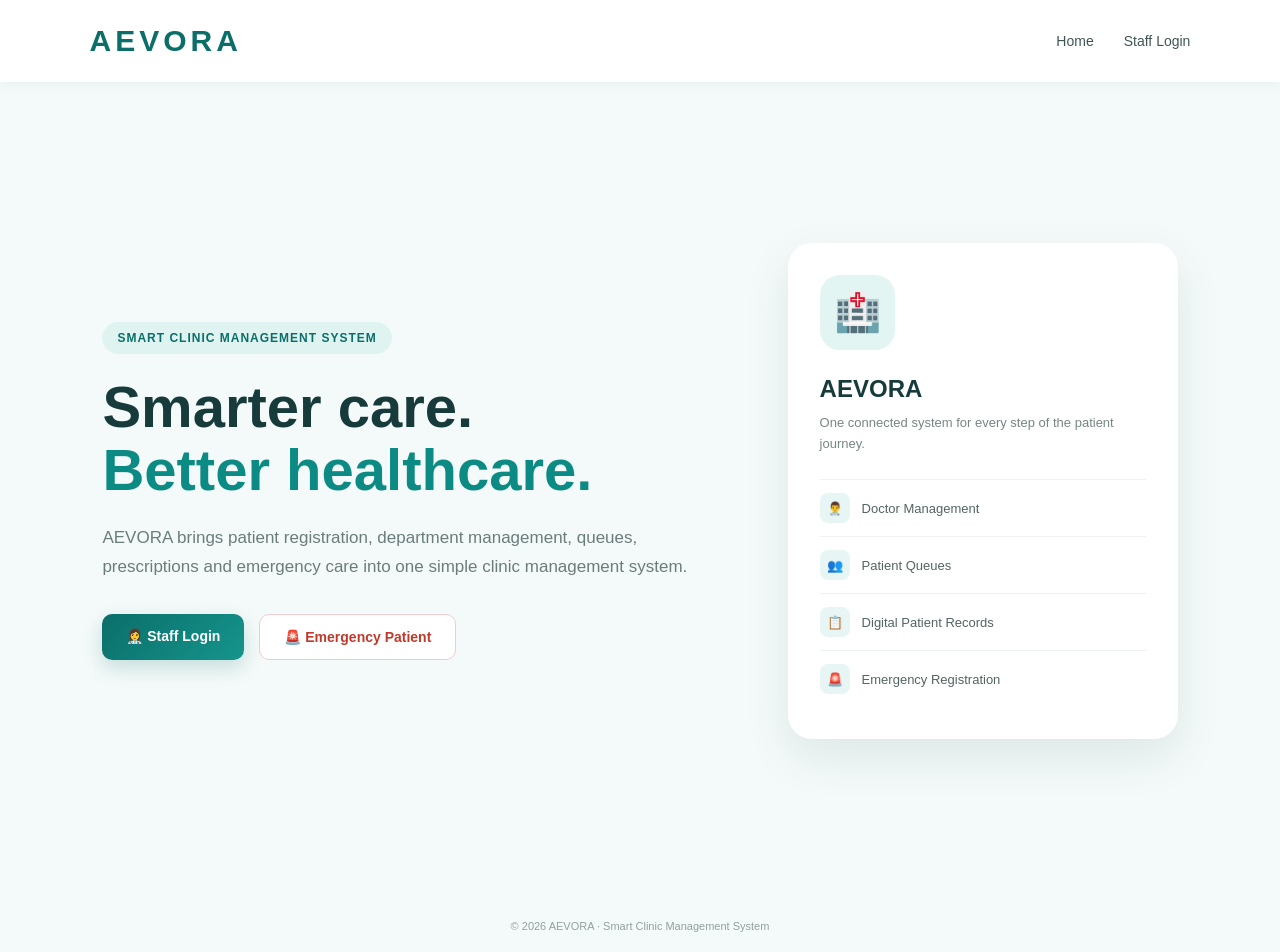
<file: index.html>
<!DOCTYPE html>
<html lang="en">
<head>
    <meta charset="UTF-8">
    <meta name="viewport" content="width=device-width, initial-scale=1.0">

    <title>AEVORA | Smart Clinic Management</title>

    <style>
        * {
            margin: 0;
            padding: 0;
            box-sizing: border-box;
            font-family: Arial, Helvetica, sans-serif;
        }

        body {
            background: #f4faf9;
            color: #173b3a;
        }

        /* NAVBAR */

        .navbar {
            height: 82px;
            background: white;
            display: flex;
            align-items: center;
            justify-content: space-between;
            padding: 0 7%;
            box-shadow: 0 2px 12px rgba(0,0,0,0.05);
        }

        .logo {
            font-size: 30px;
            font-weight: bold;
            letter-spacing: 4px;
            color: #0b6e69;
        }

        .nav-links {
            display: flex;
            gap: 30px;
            align-items: center;
        }

        .nav-links a {
            text-decoration: none;
            color: #405554;
            font-size: 14px;
        }

        .nav-links a:hover {
            color: #0b6e69;
        }

        /* HERO */

        .hero {
            min-height: calc(100vh - 82px);
            display: flex;
            align-items: center;
            justify-content: space-between;
            padding: 70px 8%;
            gap: 60px;
        }

        .hero-content {
            max-width: 620px;
        }

        .tag {
            display: inline-block;
            background: #dff4f1;
            color: #0b6e69;
            padding: 9px 15px;
            border-radius: 30px;
            font-size: 12px;
            font-weight: bold;
            letter-spacing: 1px;
            margin-bottom: 22px;
        }

        .hero h1 {
            font-size: 58px;
            line-height: 1.08;
            color: #173b3a;
            margin-bottom: 22px;
        }

        .hero h1 span {
            color: #0b8b83;
        }

        .hero p {
            font-size: 17px;
            line-height: 1.7;
            color: #6a7d7b;
            margin-bottom: 32px;
        }

        /* BUTTONS */

        .buttons {
            display: flex;
            gap: 15px;
            flex-wrap: wrap;
        }

        .btn {
            text-decoration: none;
            border-radius: 10px;
            padding: 14px 24px;
            font-size: 14px;
            font-weight: bold;
            cursor: pointer;
            border: none;
            display: inline-block;
        }

        .staff-btn {
            background: linear-gradient(135deg, #0b6e69, #15958d);
            color: white;
            box-shadow: 0 8px 20px rgba(11,110,105,0.20);
        }

        .staff-btn:hover {
            transform: translateY(-2px);
        }

        .emergency-btn {
            background: white;
            color: #c0392b;
            border: 1px solid #f0cccc;
        }

        .emergency-btn:hover {
            background: #fff5f5;
        }

        /* HERO CARD */

        .hero-card {
            width: 390px;
            background: white;
            border-radius: 24px;
            padding: 32px;
            box-shadow: 0 18px 45px rgba(20,80,75,0.10);
        }

        .hospital-icon {
            width: 75px;
            height: 75px;
            border-radius: 20px;
            background: #e2f5f3;
            display: flex;
            justify-content: center;
            align-items: center;
            font-size: 38px;
            margin-bottom: 25px;
        }

        .hero-card h2 {
            color: #173b3a;
            margin-bottom: 10px;
        }

        .hero-card p {
            font-size: 13px;
            color: #758785;
            line-height: 1.6;
            margin-bottom: 25px;
        }

        .feature {
            display: flex;
            align-items: center;
            gap: 12px;
            padding: 13px 0;
            border-top: 1px solid #edf2f1;
            font-size: 13px;
            color: #526563;
        }

        .feature-icon {
            width: 30px;
            height: 30px;
            border-radius: 8px;
            background: #e7f6f4;
            display: flex;
            align-items: center;
            justify-content: center;
        }

        /* FOOTER */

        footer {
            text-align: center;
            padding: 20px;
            color: #91a09f;
            font-size: 11px;
        }

        @media(max-width: 850px) {

            .hero {
                flex-direction: column;
                text-align: center;
                padding: 50px 25px;
            }

            .buttons {
                justify-content: center;
            }

            .hero-card {
                width: 100%;
                max-width: 390px;
            }

            .hero h1 {
                font-size: 43px;
            }

            .nav-links {
                display: none;
            }
        }
    </style>
</head>

<body>

    <!-- NAVBAR -->

    <nav class="navbar">

        <div class="logo">
            AEVORA
        </div>

        <div class="nav-links">
            <a href="index.html">Home</a>

            <a href="login.html">
                Staff Login
            </a>
        </div>

    </nav>


    <!-- HERO -->

    <section class="hero">

        <div class="hero-content">

            <div class="tag">
                SMART CLINIC MANAGEMENT SYSTEM
            </div>

            <h1>
                Smarter care.<br>
                <span>Better healthcare.</span>
            </h1>

            <p>
                AEVORA brings patient registration, department
                management, queues, prescriptions and emergency
                care into one simple clinic management system.
            </p>

            <div class="buttons">

                <!-- THIS GOES TO LOGIN.HTML -->

                <a
                    href="login.html"
                    class="btn staff-btn">

                    👩‍⚕️ Staff Login

                </a>


                <!-- EMERGENCY -->

                <a
                    href="receptionist.html"
                    class="btn emergency-btn">

                    🚨 Emergency Patient

                </a>

            </div>

        </div>


        <!-- RIGHT CARD -->

        <div class="hero-card">

            <div class="hospital-icon">
                🏥
            </div>

            <h2>
                AEVORA
            </h2>

            <p>
                One connected system for every step of
                the patient journey.
            </p>

            <div class="feature">

                <div class="feature-icon">
                    👨‍⚕️
                </div>

                Doctor Management

            </div>

            <div class="feature">

                <div class="feature-icon">
                    👥
                </div>

                Patient Queues

            </div>

            <div class="feature">

                <div class="feature-icon">
                    📋
                </div>

                Digital Patient Records

            </div>

            <div class="feature">

                <div class="feature-icon">
                    🚨
                </div>

                Emergency Registration

            </div>

        </div>

    </section>


    <footer>
        © 2026 AEVORA · Smart Clinic Management System
    </footer>

</body>
</html>
</file>
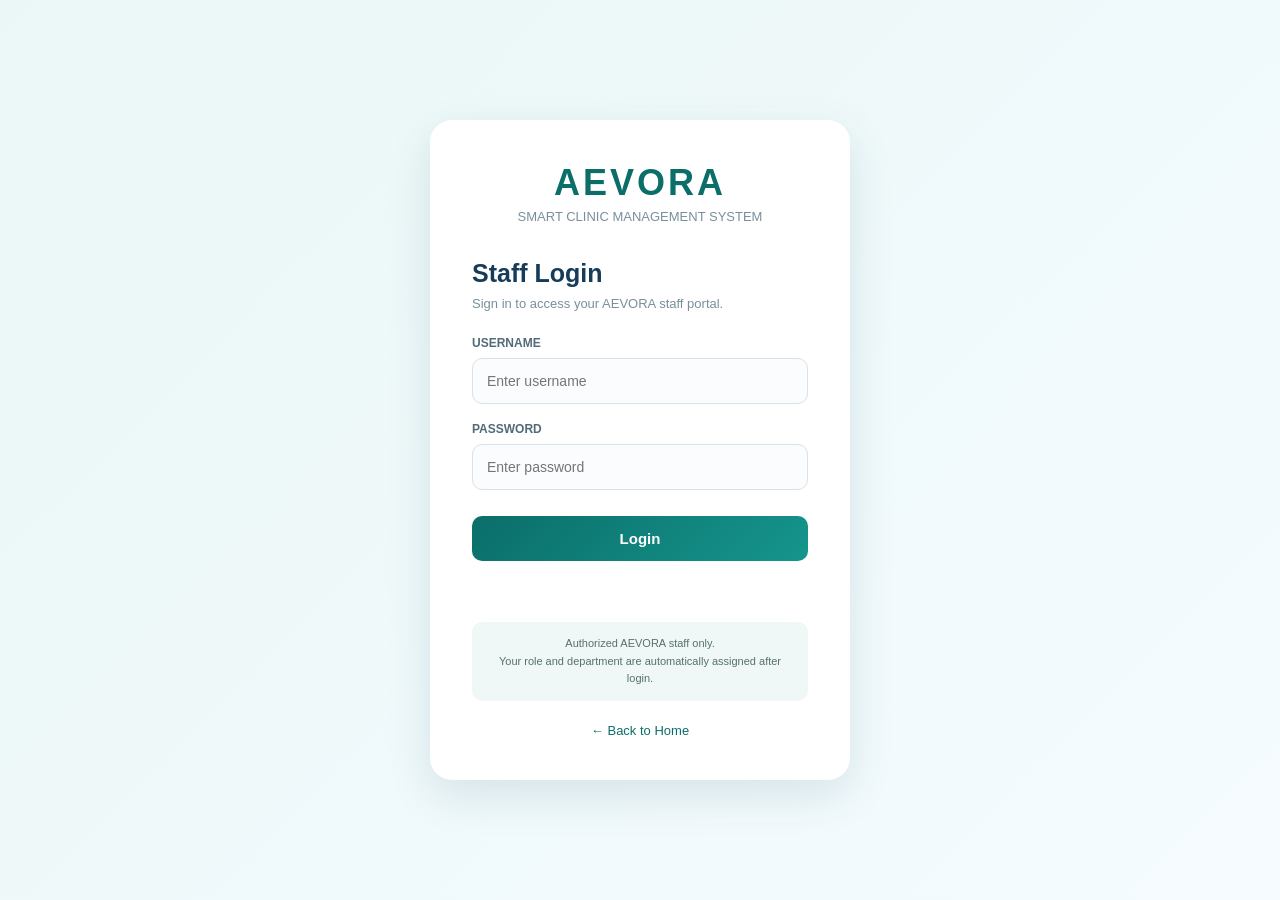
<file: doctor.html>
<!DOCTYPE html>
<html lang="en">
<head>
<meta charset="UTF-8">
<meta name="viewport" content="width=device-width, initial-scale=1.0">
<title>AEVORA | Doctor Portal</title>

<style>
* {
    margin: 0;
    padding: 0;
    box-sizing: border-box;
    font-family: Arial, Helvetica, sans-serif;
}

body {
    background: #f3f8f7;
    color: #263b3a;
}

/* ================= SIDEBAR ================= */

.sidebar {
    position: fixed;
    left: 0;
    top: 0;
    width: 250px;
    height: 100vh;
    background: linear-gradient(180deg, #0b6e69, #07534f);
    color: white;
    padding: 28px 18px;
    display: flex;
    flex-direction: column;
    z-index: 10;
}

.logo {
    text-align: center;
    font-size: 31px;
    font-weight: bold;
    letter-spacing: 3px;
}

.portal {
    text-align: center;
    font-size: 11px;
    letter-spacing: 1px;
    opacity: .7;
    margin-top: 5px;
    margin-bottom: 35px;
}

.nav {
    display: flex;
    flex-direction: column;
    gap: 8px;
}

.nav-btn,
.logout-btn {
    border: none;
    background: transparent;
    color: white;
    padding: 14px 15px;
    border-radius: 10px;
    text-align: left;
    font-size: 14px;
    cursor: pointer;
}

.nav-btn:hover,
.nav-btn.active,
.logout-btn:hover {
    background: rgba(255,255,255,.15);
}

.logout-btn {
    margin-top: auto;
}

/* ================= MAIN ================= */

.main {
    margin-left: 250px;
    min-height: 100vh;
    padding: 30px;
}

.header {
    display: flex;
    justify-content: space-between;
    align-items: center;
    margin-bottom: 25px;
}

.header h1 {
    color: #163b3a;
    font-size: 29px;
}

.header p {
    color: #777;
    font-size: 14px;
    margin-top: 5px;
}

.avatar {
    width: 48px;
    height: 48px;
    border-radius: 50%;
    background: #15958d;
    color: white;
    display: flex;
    justify-content: center;
    align-items: center;
    font-weight: bold;
}

/* ================= CARDS ================= */

.card {
    background: white;
    padding: 25px;
    border-radius: 15px;
    box-shadow: 0 5px 20px rgba(0,0,0,.05);
    margin-bottom: 25px;
}

.card h2 {
    color: #163b3a;
    font-size: 20px;
    margin-bottom: 20px;
}

/* ================= BANNER ================= */

.banner {
    background: linear-gradient(135deg,#0b6e69,#15958d);
    color: white;
    padding: 25px;
    border-radius: 15px;
    margin-bottom: 25px;
}

.banner h2 {
    font-size: 22px;
}

.banner p {
    margin-top: 8px;
    opacity: .85;
}

/* ================= STATS ================= */

.stats {
    display: grid;
    grid-template-columns: repeat(4,1fr);
    gap: 18px;
    margin-bottom: 25px;
}

.stat {
    background: white;
    padding: 22px;
    border-radius: 14px;
    box-shadow: 0 5px 20px rgba(0,0,0,.05);
}

.stat-label {
    color: #888;
    font-size: 11px;
    font-weight: bold;
}

.stat-number {
    color: #0b6e69;
    font-size: 28px;
    font-weight: bold;
    margin-top: 8px;
}

/* ================= SEARCH ================= */

.search-box {
    display: flex;
    gap: 10px;
}

.search-box input {
    flex: 1;
    padding: 13px;
    border: 1px solid #ddd;
    border-radius: 9px;
    font-size: 14px;
    outline: none;
}

.search-box input:focus {
    border-color: #15958d;
}

.search-btn {
    border: none;
    padding: 13px 20px;
    border-radius: 9px;
    background: #0b6e69;
    color: white;
    cursor: pointer;
    font-weight: bold;
}

.search-btn:hover {
    background: #15958d;
}

/* ================= TABLE ================= */

.table-wrapper {
    overflow-x: auto;
}

table {
    width: 100%;
    border-collapse: collapse;
}

th {
    padding: 13px;
    background: #f1f7f6;
    color: #55706e;
    text-align: left;
    font-size: 11px;
}

td {
    padding: 14px 13px;
    border-bottom: 1px solid #eee;
    font-size: 13px;
}

.view-btn {
    border: none;
    background: #e5f5f3;
    color: #0b6e69;
    padding: 8px 12px;
    border-radius: 7px;
    cursor: pointer;
    font-weight: bold;
}

.view-btn:hover {
    background: #ccebe7;
}

/* ================= PATIENT DETAILS ================= */

.patient-info {
    display: grid;
    grid-template-columns: repeat(3,1fr);
    gap: 15px;
}

.info-box {
    background: #f6faf9;
    padding: 15px;
    border-radius: 9px;
}

.info-label {
    font-size: 10px;
    color: #888;
    font-weight: bold;
    margin-bottom: 5px;
}

.info-value {
    font-size: 14px;
    color: #163b3a;
    font-weight: bold;
}

/* ================= FORM ================= */

.form-grid {
    display: grid;
    grid-template-columns: repeat(2,1fr);
    gap: 18px;
}

.form-group {
    display: flex;
    flex-direction: column;
}

.form-group.full {
    grid-column: 1/-1;
}

.form-group label {
    font-size: 12px;
    font-weight: bold;
    color: #555;
    margin-bottom: 8px;
}

.form-group input,
.form-group select,
.form-group textarea {
    width: 100%;
    padding: 13px 14px;
    border: 1px solid #ddd;
    border-radius: 9px;
    background: #fafafa;
    outline: none;
    font-size: 14px;
}

.form-group input:focus,
.form-group select:focus,
.form-group textarea:focus {
    border-color: #15958d;
    background: white;
}

textarea {
    min-height: 90px;
    resize: vertical;
}

/* ================= BUTTONS ================= */

.primary-btn {
    margin-top: 20px;
    padding: 13px 20px;
    border: none;
    border-radius: 9px;
    background: linear-gradient(135deg,#0b6e69,#15958d);
    color: white;
    font-weight: bold;
    cursor: pointer;
}

.primary-btn:hover {
    opacity: .9;
}

.secondary-btn {
    margin-top: 20px;
    padding: 13px 20px;
    border: none;
    border-radius: 9px;
    background: #e8f5f3;
    color: #0b6e69;
    font-weight: bold;
    cursor: pointer;
}

.complete-btn {
    margin-top: 20px;
    padding: 13px 20px;
    border: none;
    border-radius: 9px;
    background: #16724f;
    color: white;
    font-weight: bold;
    cursor: pointer;
}

.complete-btn:hover {
    background: #125b40;
}

/* ================= STATUS ================= */

.status {
    display: inline-block;
    padding: 6px 10px;
    border-radius: 20px;
    font-size: 10px;
    font-weight: bold;
}

.waiting {
    background: #fff3d3;
    color: #926900;
}

.completed {
    background: #def5ea;
    color: #16724f;
}

.pending {
    background: #fff3d3;
    color: #926900;
}

/* ================= PROFILE ================= */

.profile-grid {
    display: grid;
    grid-template-columns: 1fr 1fr;
    gap: 18px;
}

.profile-item {
    background: #f7faf9;
    padding: 16px;
    border-radius: 10px;
}

.profile-item label {
    display: block;
    color: #888;
    font-size: 11px;
    font-weight: bold;
    margin-bottom: 7px;
}

.profile-item input {
    width: 100%;
    padding: 11px;
    border: 1px solid #ddd;
    border-radius: 8px;
}

/* ================= RECORD ================= */

.record-card {
    background: #f7faf9;
    border-left: 4px solid #15958d;
    padding: 18px;
    margin-bottom: 15px;
    border-radius: 10px;
}

.record-title {
    font-weight: bold;
    color: #0b6e69;
    margin-bottom: 8px;
}

.record-row {
    margin: 6px 0;
    font-size: 13px;
}

/* ================= MESSAGE ================= */

.message {
    margin-top: 12px;
    font-size: 13px;
    font-weight: bold;
}

/* ================= EMPTY ================= */

.empty {
    text-align: center;
    padding: 40px;
    color: #888;
}

/* ================= RESPONSIVE ================= */

@media(max-width:1000px) {
    .stats {
        grid-template-columns: repeat(2,1fr);
    }
}

@media(max-width:850px) {

    .sidebar {
        position: static;
        width: 100%;
        height: auto;
    }

    .main {
        margin-left: 0;
        padding: 18px;
    }

    .stats,
    .patient-info,
    .profile-grid,
    .form-grid {
        grid-template-columns: 1fr;
    }

    .form-group.full {
        grid-column: auto;
    }
}
</style>
</head>

<body>

<!-- ================= SIDEBAR ================= -->

<aside class="sidebar">

    <div class="logo">AEVORA</div>

    <div class="portal">
        DOCTOR PORTAL
    </div>

    <div class="nav">

        <button class="nav-btn active"
                id="dashboardNav"
                onclick="showSection('dashboard')">
            🏠 &nbsp; Dashboard
        </button>

        <button class="nav-btn"
                id="patientsNav"
                onclick="showSection('patients')">
            👥 &nbsp; My Patients
        </button>

        <button class="nav-btn"
                id="recordsNav"
                onclick="showSection('records')">
            📋 &nbsp; Patient Records
        </button>

        <button class="nav-btn"
                id="prescriptionNav"
                onclick="showSection('prescription')">
            💊 &nbsp; Prescription
        </button>

        <button class="nav-btn"
                id="nurseNav"
                onclick="showSection('nurse')">
            👩‍⚕️ &nbsp; Nurse Tasks
        </button>

        <button class="nav-btn"
                id="profileNav"
                onclick="showSection('profile')">
            👤 &nbsp; My Profile
        </button>

    </div>

    <button class="logout-btn"
            onclick="logout()">
        🚪 &nbsp; Logout
    </button>

</aside>


<main class="main">

<!-- ================= HEADER ================= -->

<div class="header">

    <div>
        <h1 id="welcomeTitle">
            Doctor Dashboard
        </h1>

        <p>
            Manage your department patients and clinical records.
        </p>
    </div>

    <div class="avatar" id="avatar">
        D
    </div>

</div>


<!-- =====================================================
     DASHBOARD
===================================================== -->

<section id="dashboardSection">

    <div class="banner">

        <h2>
            Welcome,
            <span id="doctorNameBanner">
                Doctor
            </span>
            👨‍⚕️
        </h2>

        <p>
            Department:
            <strong id="departmentBanner">
                Loading...
            </strong>
        </p>

    </div>


    <div class="stats">

        <div class="stat">
            <div class="stat-label">
                MY PATIENTS
            </div>

            <div class="stat-number"
                 id="totalPatients">
                0
            </div>
        </div>


        <div class="stat">
            <div class="stat-label">
                WAITING
            </div>

            <div class="stat-number"
                 id="waitingPatients">
                0
            </div>
        </div>


        <div class="stat">
            <div class="stat-label">
                COMPLETED
            </div>

            <div class="stat-number"
                 id="completedPatients">
                0
            </div>
        </div>


        <div class="stat">
            <div class="stat-label">
                NURSE TASKS
            </div>

            <div class="stat-number"
                 id="nurseTaskCount">
                0
            </div>
        </div>

    </div>


    <div class="card">

        <h2>
            Quick Patient Search
        </h2>

        <div class="search-box">

            <input
                type="text"
                id="dashboardSearch"
                placeholder="Search by AEVORA Patient ID">

            <button class="search-btn"
                    onclick="searchPatient()">
                Search
            </button>

        </div>

    </div>

</section>


<!-- =====================================================
     PATIENTS
===================================================== -->

<section id="patientsSection"
         style="display:none;">

    <div class="card">

        <h2>
            My Department Patients
        </h2>

        <div class="search-box">

            <input
                type="text"
                id="patientSearch"
                placeholder="Search by AEVORA ID or patient name"
                oninput="renderPatients()">

        </div>

        <br>

        <div class="table-wrapper">

            <table>

                <thead>

                    <tr>
                        <th>AEVORA ID</th>
                        <th>Token</th>
                        <th>Patient</th>
                        <th>Age</th>
                        <th>Department</th>
                        <th>Status</th>
                        <th>Action</th>
                    </tr>

                </thead>

                <tbody id="patientTable"></tbody>

            </table>

        </div>

    </div>

</section>


<!-- =====================================================
     PATIENT DETAILS
===================================================== -->

<section id="patientDetailsSection"
         style="display:none;">

    <div class="card">

        <h2>
            Patient Details
        </h2>

        <div class="patient-info">

            <div class="info-box">
                <div class="info-label">
                    AEVORA PATIENT ID
                </div>

                <div class="info-value"
                     id="detailId">
                </div>
            </div>


            <div class="info-box">
                <div class="info-label">
                    PATIENT NAME
                </div>

                <div class="info-value"
                     id="detailName">
                </div>
            </div>


            <div class="info-box">
                <div class="info-label">
                    AGE
                </div>

                <div class="info-value"
                     id="detailAge">
                </div>
            </div>


            <div class="info-box">
                <div class="info-label">
                    GENDER
                </div>

                <div class="info-value"
                     id="detailGender">
                </div>
            </div>


            <div class="info-box">
                <div class="info-label">
                    PHONE
                </div>

                <div class="info-value"
                     id="detailPhone">
                </div>
            </div>


            <div class="info-box">
                <div class="info-label">
                    DEPARTMENT
                </div>

                <div class="info-value"
                     id="detailDepartment">
                </div>
            </div>


            <div class="info-box">

                <div class="info-label">
                    CURRENT STATUS
                </div>

                <div class="info-value"
                     id="detailStatus">
                </div>

            </div>

        </div>


        <br>


        <div class="info-box">

            <div class="info-label">
                SYMPTOMS / REASON FOR VISIT
            </div>

            <div class="info-value"
                 id="detailSymptoms">
            </div>

        </div>


        <button class="primary-btn"
                onclick="openPrescriptionForSelected()">
            💊 Write Prescription
        </button>


        <button class="secondary-btn"
                onclick="openNurseTaskForSelected()">
            👩‍⚕️ Assign Nurse Task
        </button>


        <button class="complete-btn"
                id="completeTreatmentBtn"
                onclick="completeTreatment()">
            ✅ Mark Treatment Completed
        </button>


        <button class="secondary-btn"
                onclick="showSection('patients')">
            ← Back to Patients
        </button>

    </div>


    <!-- VISIT HISTORY -->

    <div class="card">

        <h2>
            Patient Visit History
        </h2>

        <div id="patientHistoryList">

        </div>

    </div>

</section>


<!-- =====================================================
     PATIENT RECORDS
===================================================== -->

<section id="recordsSection"
         style="display:none;">

    <div class="card">

        <h2>
            Patient Records
        </h2>

        <div class="search-box">

            <input
                type="text"
                id="recordSearch"
                placeholder="Search AEVORA ID or patient name"
                oninput="renderRecords()">

        </div>

        <br>

        <div id="recordsList"></div>

    </div>

</section>


<!-- =====================================================
     PRESCRIPTION
===================================================== -->

<section id="prescriptionSection"
         style="display:none;">

    <div class="card">

        <h2>
            Write Prescription
        </h2>

        <div class="form-grid">


            <div class="form-group">

                <label>
                    AEVORA Patient ID *
                </label>

                <input
                    type="text"
                    id="prescriptionPatientId"
                    placeholder="Example: AEV-123456">

            </div>


            <div class="form-group">

                <label>
                    Patient Name
                </label>

                <input
                    type="text"
                    id="prescriptionPatientName"
                    readonly>

            </div>


            <div class="form-group">

                <label>
                    Medicine Name *
                </label>

                <input
                    type="text"
                    id="medicineName"
                    placeholder="Enter medicine">

            </div>


            <div class="form-group">

                <label>
                    Dose *
                </label>

                <input
                    type="text"
                    id="medicineDose"
                    placeholder="Example: 500 mg">

            </div>


            <div class="form-group">

                <label>
                    Amount / Quantity *
                </label>

                <input
                    type="text"
                    id="medicineAmount"
                    placeholder="Example: 10 tablets">

            </div>


            <div class="form-group">

                <label>
                    Frequency
                </label>

                <select id="medicineFrequency">

                    <option value="">
                        Select frequency
                    </option>

                    <option>
                        Once daily
                    </option>

                    <option>
                        Twice daily
                    </option>

                    <option>
                        Three times daily
                    </option>

                    <option>
                        Every 6 hours
                    </option>

                    <option>
                        As needed
                    </option>

                </select>

            </div>


            <div class="form-group full">

                <label>
                    Instructions
                </label>

                <textarea
                    id="medicineInstructions"
                    placeholder="Enter instructions">
                </textarea>

            </div>


            <div class="form-group">

                <label>
                    Next Visit
                </label>

                <input
                    type="date"
                    id="nextVisit">

            </div>

        </div>


        <button class="primary-btn"
                onclick="savePrescription()">

            💾 Save Prescription

        </button>


        <div class="message"
             id="prescriptionMessage">
        </div>

    </div>


    <div class="card">

        <h2>
            Saved Prescriptions
        </h2>

        <div id="prescriptionList"></div>

    </div>

</section>


<!-- =====================================================
     NURSE TASKS
===================================================== -->

<section id="nurseSection"
         style="display:none;">

    <div class="card">

        <h2>
            Assign Task to Nurse
        </h2>

        <div class="form-grid">


            <div class="form-group">

                <label>
                    AEVORA Patient ID *
                </label>

                <input
                    type="text"
                    id="taskPatientId"
                    placeholder="Enter patient ID">

            </div>


            <div class="form-group">

                <label>
                    Task Type *
                </label>

                <select id="taskType">

                    <option value="">
                        Select task
                    </option>

                    <option>
                        Emergency Alert
                    </option>

                    <option>
                        Vaccination
                    </option>

                    <option>
                        Follow-up
                    </option>

                    <option>
                        Vital Signs
                    </option>

                    <option>
                        Medication
                    </option>

                    <option>
                        Other
                    </option>

                </select>

            </div>


            <div class="form-group full">

                <label>
                    Task Instructions *
                </label>

                <textarea
                    id="taskInstructions"
                    placeholder="Describe what the nurse needs to do">
                </textarea>

            </div>

        </div>


        <button class="primary-btn"
                onclick="assignNurseTask()">

            👩‍⚕️ Assign Task

        </button>


        <div class="message"
             id="taskMessage">
        </div>

    </div>


    <div class="card">

        <h2>
            Assigned Nurse Tasks
        </h2>

        <div id="nurseTaskList"></div>

    </div>

</section>


<!-- =====================================================
     PROFILE
===================================================== -->

<section id="profileSection"
         style="display:none;">

    <div class="card">

        <h2>
            My Profile
        </h2>

        <div class="profile-grid">


            <div class="profile-item">

                <label>
                    DOCTOR NAME
                </label>

                <input
                    type="text"
                    id="doctorProfileName"
                    placeholder="Enter doctor name">

            </div>


            <div class="profile-item">

                <label>
                    USERNAME
                </label>

                <input
                    type="text"
                    id="doctorUsername"
                    readonly>

            </div>


            <div class="profile-item">

                <label>
                    DEPARTMENT
                </label>

                <input
                    type="text"
                    id="doctorProfileDepartment"
                    readonly>

            </div>


            <div class="profile-item">

                <label>
                    ROLE
                </label>

                <input
                    type="text"
                    value="Doctor"
                    readonly>

            </div>

        </div>


        <button class="primary-btn"
                onclick="saveDoctorProfile()">

            💾 Save Profile

        </button>


        <div class="message"
             id="profileMessage">
        </div>

    </div>

</section>

</main>


<script>

/* =====================================================
   SESSION
===================================================== */

let currentDoctor = null;
let selectedPatient = null;


/* =====================================================
   DOCTOR SESSION
===================================================== */

function getDoctorSession() {

    const session =
        localStorage.getItem("doctorSession");

    if (session) {

        try {

            const doctor = JSON.parse(session);

            if (doctor && doctor.username) {
                return doctor;
            }

        } catch(error) {
            console.log("Invalid doctor session.");
        }
    }


    const currentUser =
        localStorage.getItem("currentUser");

    if (currentUser) {

        try {

            const user =
                JSON.parse(currentUser);

            if (
                user &&
                String(user.role).toLowerCase() === "doctor"
            ) {

                return {
                    username: user.username,
                    name:
                        user.name ||
                        user.doctorName ||
                        user.username,
                    department:
                        user.department ||
                        user.doctorDepartment
                };

            }

        } catch(error) {}

    }

    return null;
}


/* =====================================================
   PATIENT STORAGE
===================================================== */

function getPatients() {

    try {

        const data =
            JSON.parse(
                localStorage.getItem("patients")
            );

        return Array.isArray(data)
            ? data
            : [];

    } catch(error) {

        return [];

    }
}


function savePatients(patients) {

    localStorage.setItem(
        "patients",
        JSON.stringify(patients)
    );
}


/* =====================================================
   PRESCRIPTIONS
===================================================== */

function getPrescriptions() {

    try {

        const data =
            JSON.parse(
                localStorage.getItem("prescriptions")
            );

        return Array.isArray(data)
            ? data
            : [];

    } catch(error) {

        return [];

    }
}


/* =====================================================
   NURSE TASKS
===================================================== */

function getNurseTasks() {

    try {

        const data =
            JSON.parse(
                localStorage.getItem("nurseTasks")
            );

        return Array.isArray(data)
            ? data
            : [];

    } catch(error) {

        return [];

    }
}


/* =====================================================
   PATIENT ID
===================================================== */

function generatePatientId(patient) {

    return "AEV-" +
        String(
            patient.id || Date.now()
        ).slice(-6);

}


/* =====================================================
   GET PATIENT ID
===================================================== */

function getPatientId(patient) {

    return (
        patient.patientId ||
        patient.aevoraId ||
        generatePatientId(patient)
    );

}


/* =====================================================
   DEPARTMENT PATIENTS
===================================================== */

function getMyDepartmentPatients() {

    const patients =
        getPatients();

    if (!currentDoctor) {
        return [];
    }

    const department =
        String(
            currentDoctor.department || ""
        ).trim().toLowerCase();


    return patients.filter(function(patient) {

        return String(
            patient.department || ""
        ).trim().toLowerCase()
        === department;

    });

}


/* =====================================================
   NAVIGATION
===================================================== */

function showSection(section) {

    const sections = [
        "dashboard",
        "patients",
        "records",
        "prescription",
        "nurse",
        "profile"
    ];


    sections.forEach(function(item) {

        const element =
            document.getElementById(
                item + "Section"
            );

        if (element) {

            element.style.display =
                item === section
                    ? "block"
                    : "none";

        }

    });


    document
        .querySelectorAll(".nav-btn")
        .forEach(function(button) {

            button.classList.remove("active");

        });


    const nav =
        document.getElementById(
            section + "Nav"
        );

    if (nav) {
        nav.classList.add("active");
    }


    if (section === "dashboard") {
        updateDashboard();
    }

    if (section === "patients") {
        renderPatients();
    }

    if (section === "records") {
        renderRecords();
    }

    if (section === "prescription") {
        renderPrescriptions();
    }

    if (section === "nurse") {
        renderNurseTasks();
    }

}


/* =====================================================
   DASHBOARD
===================================================== */

function updateDashboard() {

    const patients =
        getMyDepartmentPatients();


    document.getElementById(
        "totalPatients"
    ).textContent =
        patients.length;


    const waiting =
        patients.filter(function(patient) {

            return String(
                patient.status || "Waiting"
            ).toLowerCase()
            === "waiting";

        }).length;


    document.getElementById(
        "waitingPatients"
    ).textContent =
        waiting;


    const completed =
        patients.filter(function(patient) {

            return String(
                patient.status || ""
            ).toLowerCase()
            === "completed";

        }).length;


    document.getElementById(
        "completedPatients"
    ).textContent =
        completed;


    const tasks =
        getNurseTasks().filter(function(task) {

            return (
                task.doctorUsername ===
                currentDoctor.username
                &&
                task.status !== "Completed"
            );

        });


    document.getElementById(
        "nurseTaskCount"
    ).textContent =
        tasks.length;

}


/* =====================================================
   RENDER PATIENTS
===================================================== */

function renderPatients() {

    const table =
        document.getElementById(
            "patientTable"
        );


    const search =
        (
            document.getElementById(
                "patientSearch"
            ).value || ""
        )
        .toLowerCase()
        .trim();


    let patients =
        getMyDepartmentPatients();


    if (search) {

        patients =
            patients.filter(function(patient) {

                return (

                    getPatientId(patient)
                        .toLowerCase()
                        .includes(search)

                    ||

                    String(
                        patient.name || ""
                    )
                    .toLowerCase()
                    .includes(search)

                );

            });

    }


    table.innerHTML = "";


    if (patients.length === 0) {

        table.innerHTML = `
            <tr>
                <td colspan="7">

                    <div class="empty">
                        🏥<br><br>
                        No patients found in your department.
                    </div>

                </td>
            </tr>
        `;

        return;
    }


    patients.forEach(function(patient) {

        const patientId =
            getPatientId(patient);


        const status =
            patient.status || "Waiting";


        const statusClass =
            String(status).toLowerCase()
            === "completed"
                ? "completed"
                : "waiting";


        table.innerHTML += `

            <tr>

                <td>
                    <strong>
                        ${escapeHTML(patientId)}
                    </strong>
                </td>

                <td>
                    #${escapeHTML(
                        String(
                            patient.token ||
                            patient.queueNumber ||
                            "-"
                        )
                    )}
                </td>

                <td>
                    ${escapeHTML(
                        patient.name || "-"
                    )}
                </td>

                <td>
                    ${escapeHTML(
                        String(
                            patient.age || "-"
                        )
                    )}
                </td>

                <td>
                    ${escapeHTML(
                        patient.department || "-"
                    )}
                </td>

                <td>

                    <span class="status ${statusClass}">
                        ${escapeHTML(status)}
                    </span>

                </td>

                <td>

                    <button
                        class="view-btn"
                        onclick="viewPatient('${String(patient.id)}')">

                        View

                    </button>

                </td>

            </tr>
        `;

    });

}


/* =====================================================
   VIEW PATIENT
===================================================== */

function viewPatient(id) {

    const patient =
        getPatients().find(function(item) {

            return String(item.id)
                === String(id);

        });


    if (!patient) {

        alert("Patient not found.");

        return;

    }


    if (
        String(patient.department || "")
            .trim()
            .toLowerCase()
        !==
        String(currentDoctor.department || "")
            .trim()
            .toLowerCase()
    ) {

        alert(
            "This patient does not belong to your department."
        );

        return;

    }


    selectedPatient =
        patient;


    document.getElementById(
        "detailId"
    ).textContent =
        getPatientId(patient);


    document.getElementById(
        "detailName"
    ).textContent =
        patient.name || "-";


    document.getElementById(
        "detailAge"
    ).textContent =
        patient.age || "-";


    document.getElementById(
        "detailGender"
    ).textContent =
        patient.gender || "-";


    document.getElementById(
        "detailPhone"
    ).textContent =
        patient.phone || "-";


    document.getElementById(
        "detailDepartment"
    ).textContent =
        patient.department || "-";


    document.getElementById(
        "detailStatus"
    ).textContent =
        patient.status || "Waiting";


    document.getElementById(
        "detailSymptoms"
    ).textContent =
        patient.symptoms ||
        patient.reason ||
        "General consultation";


    const completeButton =
        document.getElementById(
            "completeTreatmentBtn"
        );


    if (
        String(patient.status || "")
            .toLowerCase()
        === "completed"
    ) {

        completeButton.disabled = true;

        completeButton.textContent =
            "✅ Treatment Completed";

        completeButton.style.opacity =
            "0.6";

    } else {

        completeButton.disabled = false;

        completeButton.textContent =
            "✅ Mark Treatment Completed";

        completeButton.style.opacity =
            "1";

    }


    renderPatientHistory(patient);


    document.getElementById(
        "patientsSection"
    ).style.display =
        "none";


    document.getElementById(
        "recordsSection"
    ).style.display =
        "none";


    document.getElementById(
        "patientDetailsSection"
    ).style.display =
        "block";

}


/* =====================================================
   SEARCH PATIENT
===================================================== */

function searchPatient() {

    const id =
        document.getElementById(
            "dashboardSearch"
        ).value
        .trim()
        .toLowerCase();


    if (!id) {

        alert(
            "Please enter an AEVORA Patient ID."
        );

        return;

    }


    const patient =
        getPatients().find(function(item) {

            return getPatientId(item)
                .toLowerCase()
                === id;

        });


    if (!patient) {

        alert("Patient not found.");

        return;

    }


    if (
        String(patient.department || "")
            .toLowerCase()
        !==
        String(currentDoctor.department || "")
            .toLowerCase()
    ) {

        alert(
            "This patient belongs to another department."
        );

        return;

    }


    viewPatient(patient.id);

}


/* =====================================================
   PATIENT RECORDS
===================================================== */

function renderRecords() {

    const container =
        document.getElementById(
            "recordsList"
        );


    const search =
        (
            document.getElementById(
                "recordSearch"
            ).value || ""
        )
        .toLowerCase()
        .trim();


    let patients =
        getMyDepartmentPatients();


    if (search) {

        patients =
            patients.filter(function(patient) {

                return (

                    getPatientId(patient)
                        .toLowerCase()
                        .includes(search)

                    ||

                    String(patient.name || "")
                        .toLowerCase()
                        .includes(search)

                );

            });

    }


    if (patients.length === 0) {

        container.innerHTML = `
            <div class="empty">
                📋<br><br>
                No patient records found.
            </div>
        `;

        return;

    }


    container.innerHTML =
        patients.map(function(patient) {

            const history =
                Array.isArray(patient.visitHistory)
                    ? patient.visitHistory
                    : [];


            return `

                <div class="record-card">

                    <div class="record-title">

                        ${escapeHTML(
                            patient.name || "Patient"
                        )}

                    </div>

                    <div class="record-row">

                        <strong>AEVORA ID:</strong>
                        ${escapeHTML(
                            getPatientId(patient)
                        )}

                    </div>

                    <div class="record-row">

                        <strong>Age:</strong>
                        ${escapeHTML(
                            String(patient.age || "-")
                        )}

                    </div>

                    <div class="record-row">

                        <strong>Department:</strong>
                        ${escapeHTML(
                            patient.department || "-"
                        )}

                    </div>

                    <div class="record-row">

                        <strong>Status:</strong>
                        ${escapeHTML(
                            patient.status || "Waiting"
                        )}

                    </div>

                    <div class="record-row">

                        <strong>Total Visits:</strong>
                        ${history.length}

                    </div>

                    <button
                        class="view-btn"
                        onclick="viewPatient('${String(patient.id)}')">

                        Open Full Record

                    </button>

                </div>

            `;

        }).join("");

}


/* =====================================================
   VISIT HISTORY
===================================================== */

function renderPatientHistory(patient) {

    const container =
        document.getElementById(
            "patientHistoryList"
        );


    const history =
        Array.isArray(patient.visitHistory)
            ? patient.visitHistory
            : [];


    if (history.length === 0) {

        container.innerHTML = `
            <div class="empty">
                No previous visit records.
            </div>
        `;

        return;

    }


    container.innerHTML =
        history
        .slice()
        .reverse()
        .map(function(visit) {

            return `

                <div class="record-card">

                    <div class="record-title">

                        Visit —
                        ${escapeHTML(
                            formatDate(visit.date)
                        )}

                    </div>


                    <div class="record-row">

                        <strong>Doctor:</strong>
                        ${escapeHTML(
                            visit.doctorName || "-"
                        )}

                    </div>


                    <div class="record-row">

                        <strong>Department:</strong>
                        ${escapeHTML(
                            visit.department || "-"
                        )}

                    </div>


                    <div class="record-row">

                        <strong>Symptoms:</strong>
                        ${escapeHTML(
                            visit.symptoms || "-"
                        )}

                    </div>


                    <div class="record-row">

                        <strong>Status:</strong>
                        ${escapeHTML(
                            visit.status || "-"
                        )}

                    </div>


                    <div class="record-row">

                        <strong>Prescription:</strong>
                        ${escapeHTML(
                            visit.prescriptionSummary ||
                            "No prescription recorded"
                        )}

                    </div>


                    <div class="record-row">

                        <strong>Next Visit:</strong>
                        ${escapeHTML(
                            visit.nextVisit ||
                            "Not assigned"
                        )}

                    </div>

                </div>

            `;

        }).join("");

}


/* =====================================================
   OPEN PRESCRIPTION
===================================================== */

function openPrescriptionForSelected() {

    if (!selectedPatient) {

        alert(
            "Please select a patient first."
        );

        return;

    }


    const patientId =
        getPatientId(selectedPatient);


    document.getElementById(
        "prescriptionPatientId"
    ).value =
        patientId;


    document.getElementById(
        "prescriptionPatientName"
    ).value =
        selectedPatient.name || "";


    showSection("prescription");

}


/* =====================================================
   PRESCRIPTION PATIENT CHANGE
===================================================== */

document.getElementById(
    "prescriptionPatientId"
).addEventListener(
    "change",
    function() {

        const enteredId =
            this.value
                .trim()
                .toLowerCase();


        const patient =
            getMyDepartmentPatients()
            .find(function(item) {

                return getPatientId(item)
                    .toLowerCase()
                    === enteredId;

            });


        if (!patient) {

            document.getElementById(
                "prescriptionPatientName"
            ).value = "";

            selectedPatient = null;

            return;

        }


        selectedPatient =
            patient;


        document.getElementById(
            "prescriptionPatientName"
        ).value =
            patient.name || "";

    }
);


/* =====================================================
   SAVE PRESCRIPTION
===================================================== */

function savePrescription() {

    const patientId =
        document.getElementById(
            "prescriptionPatientId"
        ).value
        .trim();


    const medicine =
        document.getElementById(
            "medicineName"
        ).value
        .trim();


    const dose =
        document.getElementById(
            "medicineDose"
        ).value
        .trim();


    const amount =
        document.getElementById(
            "medicineAmount"
        ).value
        .trim();


    const frequency =
        document.getElementById(
            "medicineFrequency"
        ).value;


    const instructions =
        document.getElementById(
            "medicineInstructions"
        ).value
        .trim();


    const nextVisit =
        document.getElementById(
            "nextVisit"
        ).value;


    const patient =
        getMyDepartmentPatients()
        .find(function(item) {

            return getPatientId(item)
                .toLowerCase()
                === patientId.toLowerCase();

        });


    if (!patient) {

        showMessage(
            "prescriptionMessage",
            "Patient not found in your department.",
            "red"
        );

        return;

    }


    if (
        !patientId ||
        !medicine ||
        !dose ||
        !amount
    ) {

        showMessage(
            "prescriptionMessage",
            "Please fill in all required prescription fields.",
            "red"
        );

        return;

    }


    const prescriptions =
        getPrescriptions();


    const prescription = {

        id: Date.now(),

        patientId:
            patientId,

        patientName:
            patient.name || "",

        doctorUsername:
            currentDoctor.username,

        doctorName:
            currentDoctor.name,

        department:
            currentDoctor.department,

        medicine:
            medicine,

        dose:
            dose,

        amount:
            amount,

        frequency:
            frequency,

        instructions:
            instructions,

        nextVisit:
            nextVisit,

        createdAt:
            new Date().toISOString()

    };


    prescriptions.push(
        prescription
    );


    localStorage.setItem(
        "prescriptions",
        JSON.stringify(prescriptions)
    );


    /* Save latest prescription to patient */

    const patients =
        getPatients();


    const index =
        patients.findIndex(function(item) {

            return String(item.id)
                === String(patient.id);

        });


    if (index !== -1) {

        patients[index].latestPrescription =
            prescription;

        patients[index].nextVisit =
            nextVisit;

        savePatients(patients);

        selectedPatient =
            patients[index];

    }


    showMessage(
        "prescriptionMessage",
        "Prescription saved successfully.",
        "#15958d"
    );


    document.getElementById(
        "medicineName"
    ).value = "";


    document.getElementById(
        "medicineDose"
    ).value = "";


    document.getElementById(
        "medicineAmount"
    ).value = "";


    document.getElementById(
        "medicineFrequency"
    ).value = "";


    document.getElementById(
        "medicineInstructions"
    ).value = "";


    document.getElementById(
        "nextVisit"
    ).value = "";


    renderPrescriptions();

}


/* =====================================================
   RENDER PRESCRIPTIONS
===================================================== */

function renderPrescriptions() {

    const container =
        document.getElementById(
            "prescriptionList"
        );


    const prescriptions =
        getPrescriptions()
        .filter(function(item) {

            return item.doctorUsername
                === currentDoctor.username;

        });


    if (prescriptions.length === 0) {

        container.innerHTML = `
            <div class="empty">
                No prescriptions written yet.
            </div>
        `;

        return;

    }


    container.innerHTML =
        prescriptions
        .slice()
        .reverse()
        .map(function(item) {

            return `

                <div class="record-card">

                    <div class="record-title">

                        ${escapeHTML(
                            item.patientName
                        )}

                    </div>


                    <div class="record-row">

                        <strong>AEVORA ID:</strong>
                        ${escapeHTML(
                            item.patientId
                        )}

                    </div>


                    <div class="record-row">

                        💊 <strong>
                        ${escapeHTML(
                            item.medicine
                        )}
                        </strong>

                    </div>


                    <div class="record-row">

                        <strong>Dose:</strong>
                        ${escapeHTML(
                            item.dose
                        )}

                    </div>


                    <div class="record-row">

                        <strong>Quantity:</strong>
                        ${escapeHTML(
                            item.amount
                        )}

                    </div>


                    <div class="record-row">

                        <strong>Frequency:</strong>
                        ${escapeHTML(
                            item.frequency ||
                            "Not specified"
                        )}

                    </div>


                    <div class="record-row">

                        <strong>Instructions:</strong>
                        ${escapeHTML(
                            item.instructions ||
                            "None"
                        )}

                    </div>


                    <div class="record-row">

                        <strong>Next Visit:</strong>
                        ${escapeHTML(
                            item.nextVisit ||
                            "Not assigned"
                        )}

                    </div>

                </div>

            `;

        }).join("");

}


/* =====================================================
   OPEN NURSE TASK FOR SELECTED PATIENT
===================================================== */

function openNurseTaskForSelected() {

    if (!selectedPatient) {

        alert(
            "Please select a patient first."
        );

        return;

    }


    document.getElementById(
        "taskPatientId"
    ).value =
        getPatientId(selectedPatient);


    showSection("nurse");

}


/* =====================================================
   ASSIGN NURSE TASK
===================================================== */

function assignNurseTask() {

    const patientId =
        document.getElementById(
            "taskPatientId"
        ).value
        .trim();


    const taskType =
        document.getElementById(
            "taskType"
        ).value;


    const instructions =
        document.getElementById(
            "taskInstructions"
        ).value
        .trim();


    if (
        !patientId ||
        !taskType ||
        !instructions
    ) {

        showMessage(
            "taskMessage",
            "Please fill in all task fields.",
            "red"
        );

        return;

    }


    const patient =
        getMyDepartmentPatients()
        .find(function(item) {

            return getPatientId(item)
                .toLowerCase()
                === patientId.toLowerCase();

        });


    if (!patient) {

        showMessage(
            "taskMessage",
            "Patient not found in your department.",
            "red"
        );

        return;

    }


    const tasks =
        getNurseTasks();


    tasks.push({

        id:
            Date.now(),

        patientId:
            patientId,

        patientName:
            patient.name,

        department:
            patient.department,

        doctorUsername:
            currentDoctor.username,

        doctorName:
            currentDoctor.name,

        taskType:
            taskType,

        instructions:
            instructions,

        status:
            "Pending",

        createdAt:
            new Date().toISOString()

    });


    localStorage.setItem(
        "nurseTasks",
        JSON.stringify(tasks)
    );


    showMessage(
        "taskMessage",
        "Task successfully assigned to nurse.",
        "#15958d"
    );


    document.getElementById(
        "taskPatientId"
    ).value = "";


    document.getElementById(
        "taskType"
    ).value = "";


    document.getElementById(
        "taskInstructions"
    ).value = "";


    renderNurseTasks();

    updateDashboard();

}


/* =====================================================
   RENDER NURSE TASKS
===================================================== */

function renderNurseTasks() {

    const container =
        document.getElementById(
            "nurseTaskList"
        );


    const tasks =
        getNurseTasks()
        .filter(function(task) {

            return task.doctorUsername
                === currentDoctor.username;

        });


    if (tasks.length === 0) {

        container.innerHTML = `
            <div class="empty">
                No nurse tasks assigned.
            </div>
        `;

        return;

    }


    container.innerHTML =
        tasks
        .slice()
        .reverse()
        .map(function(task) {

            const completed =
                task.status === "Completed";


            return `

                <div class="record-card">

                    <div class="record-title">

                        ${escapeHTML(
                            task.taskType
                        )}

                    </div>


                    <div class="record-row">

                        <strong>Patient:</strong>
                        ${escapeHTML(
                            task.patientName
                        )}

                    </div>


                    <div class="record-row">

                        <strong>AEVORA ID:</strong>
                        ${escapeHTML(
                            task.patientId
                        )}

                    </div>


                    <div class="record-row">

                        <strong>Department:</strong>
                        ${escapeHTML(
                            task.department
                        )}

                    </div>


                    <div class="record-row">

                        <strong>Instructions:</strong>
                        ${escapeHTML(
                            task.instructions
                        )}

                    </div>


                    <br>


                    <span class="status ${
                        completed
                            ? "completed"
                            : "pending"
                    }">

                        ${escapeHTML(
                            task.status
                        )}

                    </span>

                </div>

            `;

        }).join("");

}


/* =====================================================
   MARK TREATMENT COMPLETED
===================================================== */

function completeTreatment() {

    if (!selectedPatient) {

        alert(
            "Please select a patient first."
        );

        return;

    }


    if (
        String(selectedPatient.status || "")
            .toLowerCase()
        === "completed"
    ) {

        alert(
            "This treatment is already marked as completed."
        );

        return;

    }


    const prescriptions =
        getPrescriptions();


    const patientPrescriptions =
        prescriptions.filter(function(item) {

            return (
                item.patientId
                    .toLowerCase()
                ===
                getPatientId(selectedPatient)
                    .toLowerCase()
            )
            &&
            item.doctorUsername
                === currentDoctor.username;

        });


    let prescriptionSummary =
        "No prescription recorded";


    if (patientPrescriptions.length > 0) {

        const latest =
            patientPrescriptions[
                patientPrescriptions.length - 1
            ];


        prescriptionSummary =
            latest.medicine +
            " — " +
            latest.dose +
            " — " +
            latest.amount;

    }


    const patients =
        getPatients();


    const index =
        patients.findIndex(function(item) {

            return String(item.id)
                === String(selectedPatient.id);

        });


    if (index === -1) {

        alert("Patient record could not be found.");

        return;

    }


    const completedDate =
        new Date().toISOString();


    /* Update patient status */

    patients[index].status =
        "Completed";


    patients[index].completedAt =
        completedDate;


    patients[index].completedBy =
        currentDoctor.name;


    patients[index].completedByUsername =
        currentDoctor.username;


    /* Create visit record */

    if (
        !Array.isArray(
            patients[index].visitHistory
        )
    ) {

        patients[index].visitHistory = [];

    }


    patients[index].visitHistory.push({

        date:
            completedDate,

        doctorName:
            currentDoctor.name,

        doctorUsername:
            currentDoctor.username,

        department:
            currentDoctor.department,

        symptoms:
            patients[index].symptoms ||
            patients[index].reason ||
            "General consultation",

        status:
            "Completed",

        prescriptionSummary:
            prescriptionSummary,

        nextVisit:
            patients[index].nextVisit ||
            (
                patientPrescriptions.length
                    ? patientPrescriptions[
                        patientPrescriptions.length - 1
                    ].nextVisit
                    : ""
            )

    });


    savePatients(patients);


    selectedPatient =
        patients[index];


    document.getElementById(
        "detailStatus"
    ).textContent =
        "Completed";


    const button =
        document.getElementById(
            "completeTreatmentBtn"
        );


    button.disabled = true;

    button.textContent =
        "✅ Treatment Completed";

    button.style.opacity =
        "0.6";


    renderPatientHistory(
        selectedPatient
    );


    updateDashboard();

    renderPatients();

    renderRecords();


    alert(
        "Treatment completed successfully. Patient visit has been saved to the record."
    );

}


/* =====================================================
   PROFILE
===================================================== */

function loadProfile() {

    document.getElementById(
        "doctorProfileName"
    ).value =
        currentDoctor.name || "";


    document.getElementById(
        "doctorUsername"
    ).value =
        currentDoctor.username || "";


    document.getElementById(
        "doctorProfileDepartment"
    ).value =
        currentDoctor.department || "";


    document.getElementById(
        "doctorNameBanner"
    ).textContent =
        currentDoctor.name || "Doctor";


    document.getElementById(
        "departmentBanner"
    ).textContent =
        currentDoctor.department || "Not Assigned";


    document.getElementById(
        "avatar"
    ).textContent =
        (
            currentDoctor.name ||
            "D"
        )
        .charAt(0)
        .toUpperCase();

}


/* =====================================================
   SAVE DOCTOR PROFILE
===================================================== */

function saveDoctorProfile() {

    const newName =
        document.getElementById(
            "doctorProfileName"
        ).value
        .trim();


    if (!newName) {

        showMessage(
            "profileMessage",
            "Doctor name cannot be empty.",
            "red"
        );

        return;

    }


    currentDoctor.name =
        newName;


    localStorage.setItem(
        "doctorSession",
        JSON.stringify(currentDoctor)
    );


    const currentUser =
        localStorage.getItem(
            "currentUser"
        );


    if (currentUser) {

        try {

            const user =
                JSON.parse(currentUser);


            user.name =
                newName;


            user.doctorName =
                newName;


            localStorage.setItem(
                "currentUser",
                JSON.stringify(user)
            );

        } catch(error) {}

    }


    loadProfile();


    showMessage(
        "profileMessage",
        "Doctor profile updated successfully.",
        "#15958d"
    );

}


/* =====================================================
   MESSAGE
===================================================== */

function showMessage(
    elementId,
    text,
    color
) {

    const element =
        document.getElementById(
            elementId
        );


    element.textContent =
        text;


    element.style.color =
        color;


    setTimeout(function() {

        element.textContent = "";

    }, 3000);

}


/* =====================================================
   ESCAPE HTML
===================================================== */

function escapeHTML(value) {

    const div =
        document.createElement("div");


    div.textContent =
        value == null
            ? ""
            : String(value);


    return div.innerHTML;

}


/* =====================================================
   DATE
===================================================== */

function formatDate(date) {

    if (!date) {
        return "-";
    }


    const d =
        new Date(date);


    if (isNaN(d.getTime())) {
        return String(date);
    }


    return d.toLocaleString();

}


/* =====================================================
   LOGOUT
===================================================== */

function logout() {

    localStorage.removeItem(
        "doctorSession"
    );

    localStorage.removeItem(
        "currentUser"
    );

    localStorage.removeItem(
        "loggedInUser"
    );

    localStorage.removeItem(
        "role"
    );

    localStorage.removeItem(
        "userRole"
    );

    localStorage.removeItem(
        "doctorDepartment"
    );


    window.location.href =
        "index.html";

}


/* =====================================================
   INITIALIZE
===================================================== */

function initializeDoctor() {

    currentDoctor =
        getDoctorSession();


    if (!currentDoctor) {

        alert(
            "Doctor session not found. Please login again."
        );

        window.location.href =
            "login.html";

        return;

    }


    if (!currentDoctor.department) {

        alert(
            "Doctor department is missing. Please login again."
        );

        window.location.href =
            "login.html";

        return;

    }


    loadProfile();

    updateDashboard();

    renderPatients();

    renderRecords();

    renderPrescriptions();

    renderNurseTasks();

}


/* =====================================================
   AUTO REFRESH
===================================================== */

setInterval(function() {

    if (!currentDoctor) {
        return;
    }


    updateDashboard();


    const patientsSection =
        document.getElementById(
            "patientsSection"
        );


    if (
        patientsSection &&
        patientsSection.style.display !== "none"
    ) {

        renderPatients();

    }


    const recordsSection =
        document.getElementById(
            "recordsSection"
        );


    if (
        recordsSection &&
        recordsSection.style.display !== "none"
    ) {

        renderRecords();

    }


    const nurseSection =
        document.getElementById(
            "nurseSection"
        );


    if (
        nurseSection &&
        nurseSection.style.display !== "none"
    ) {

        renderNurseTasks();

    }

}, 3000);


/* =====================================================
   START
===================================================== */

initializeDoctor();

</script>

</body>
</html>
</file>
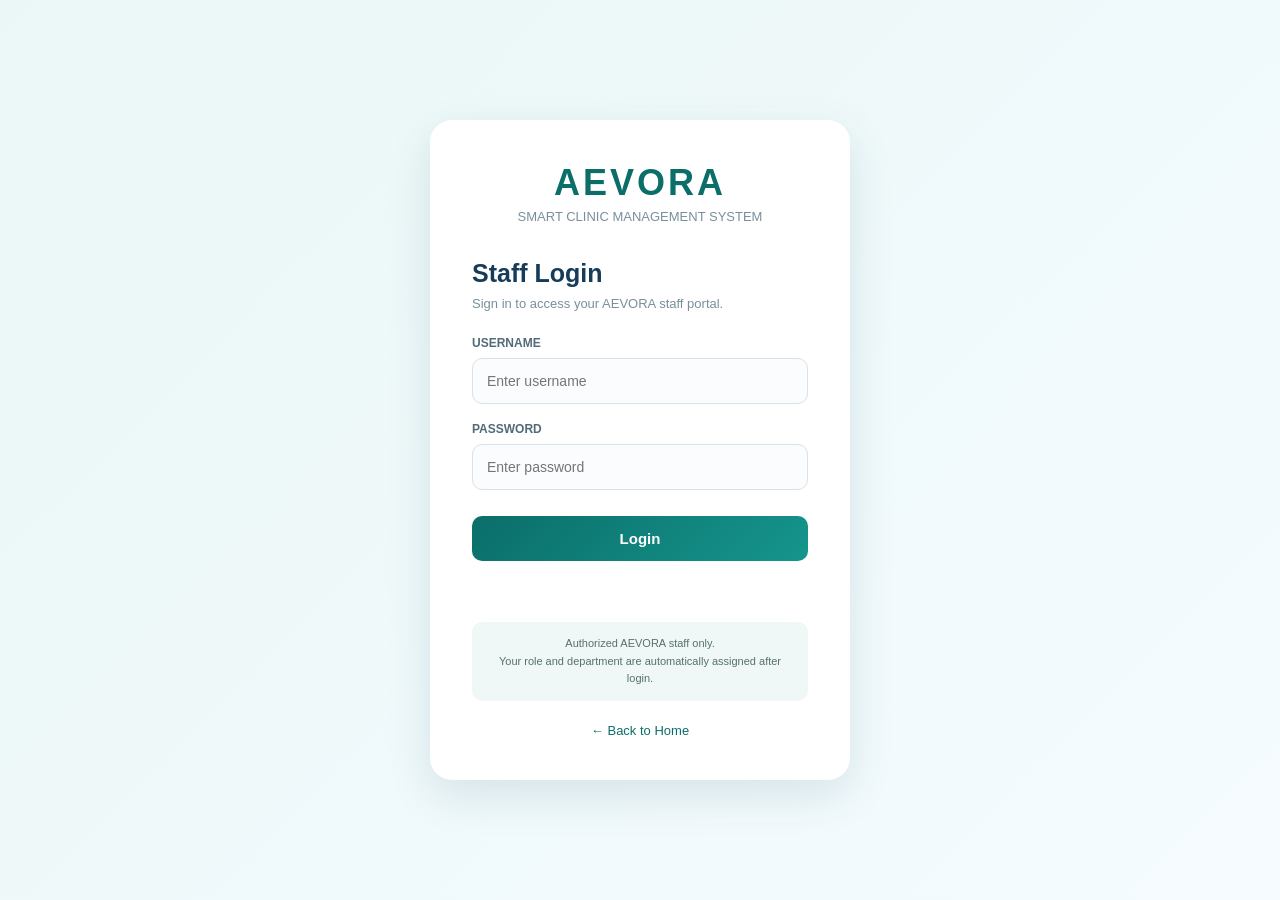
<file: login.html>
<!DOCTYPE html>
<html lang="en">
<head>
    <meta charset="UTF-8">
    <meta name="viewport" content="width=device-width, initial-scale=1.0">
    <title>AEVORA | Staff Login</title>

    <style>
        * {
            margin: 0;
            padding: 0;
            box-sizing: border-box;
            font-family: Arial, Helvetica, sans-serif;
        }

        body {
            min-height: 100vh;
            background: linear-gradient(135deg, #eaf7f6, #f5fbff);
            display: flex;
            align-items: center;
            justify-content: center;
            color: #173c59;
        }

        .login-container {
            width: 420px;
            max-width: 92%;
            background: white;
            border-radius: 22px;
            padding: 42px;
            box-shadow: 0 15px 45px rgba(20, 70, 90, 0.12);
        }

        .logo {
            text-align: center;
            color: #0b6e69;
            font-size: 36px;
            font-weight: bold;
            letter-spacing: 3px;
            margin-bottom: 5px;
        }

        .subtitle {
            text-align: center;
            color: #78909c;
            font-size: 13px;
            margin-bottom: 35px;
        }

        .login-title {
            font-size: 25px;
            color: #173c59;
            margin-bottom: 8px;
        }

        .login-description {
            color: #78909c;
            font-size: 13px;
            margin-bottom: 25px;
        }

        .form-group {
            margin-bottom: 18px;
        }

        label {
            display: block;
            font-size: 12px;
            font-weight: bold;
            color: #526b78;
            margin-bottom: 8px;
        }

        input {
            width: 100%;
            padding: 14px;
            border: 1px solid #d9e3e7;
            border-radius: 10px;
            background: #fafcfd;
            outline: none;
            font-size: 14px;
        }

        input:focus {
            border-color: #15958d;
            background: white;
            box-shadow: 0 0 0 3px rgba(21, 149, 141, 0.1);
        }

        .login-btn {
            width: 100%;
            padding: 14px;
            border: none;
            border-radius: 10px;
            background: linear-gradient(135deg, #0b6e69, #15958d);
            color: white;
            font-size: 15px;
            font-weight: bold;
            cursor: pointer;
            margin-top: 8px;
        }

        .login-btn:hover {
            transform: translateY(-1px);
            box-shadow: 0 8px 20px rgba(21, 149, 141, 0.25);
        }

        .message {
            text-align: center;
            min-height: 20px;
            margin-top: 16px;
            font-size: 13px;
            font-weight: bold;
        }

        .back-btn {
            display: block;
            text-align: center;
            margin-top: 22px;
            color: #0b6e69;
            text-decoration: none;
            font-size: 13px;
        }

        .back-btn:hover {
            text-decoration: underline;
        }

        .info-box {
            margin-top: 25px;
            padding: 13px;
            background: #f0f8f7;
            border-radius: 10px;
            color: #55706e;
            font-size: 11px;
            text-align: center;
            line-height: 1.6;
        }

        @media (max-width: 500px) {
            .login-container {
                padding: 30px 25px;
            }

            .logo {
                font-size: 30px;
            }
        }
    </style>
</head>

<body>

<div class="login-container">

    <div class="logo">AEVORA</div>

    <div class="subtitle">
        SMART CLINIC MANAGEMENT SYSTEM
    </div>

    <h1 class="login-title">
        Staff Login
    </h1>

    <p class="login-description">
        Sign in to access your AEVORA staff portal.
    </p>

    <form id="loginForm">

        <div class="form-group">
            <label for="username">
                USERNAME
            </label>

            <input
                type="text"
                id="username"
                placeholder="Enter username"
                autocomplete="username"
                required
            >
        </div>

        <div class="form-group">
            <label for="password">
                PASSWORD
            </label>

            <input
                type="password"
                id="password"
                placeholder="Enter password"
                autocomplete="current-password"
                required
            >
        </div>

        <button
            type="submit"
            class="login-btn"
        >
            Login
        </button>

        <div
            class="message"
            id="message"
        ></div>

    </form>

    <div class="info-box">
        Authorized AEVORA staff only.<br>
        Your role and department are automatically assigned after login.
    </div>

    <a
        href="index.html"
        class="back-btn"
    >
        ← Back to Home
    </a>

</div>


<script>

    /*
    =====================================================
    AEVORA STAFF ACCOUNTS
    =====================================================
    */

    const staffAccounts = [

        /*
        =========================
        DOCTORS
        =========================
        */

        {
            username: "nkj123",
            password: "nkj@123",
            role: "doctor",
            department: "Cardiology",
            name: "Cardiology Doctor"
        },

        {
            username: "ps123",
            password: "ps@123",
            role: "doctor",
            department: "Gynecology",
            name: "Gynecology Doctor"
        },

        {
            username: "gen123",
            password: "gen@123",
            role: "doctor",
            department: "General Medicine",
            name: "General Medicine Doctor"
        },

        {
            username: "derm123",
            password: "derm@123",
            role: "doctor",
            department: "Dermatology",
            name: "Dermatology Doctor"
        },

        {
            username: "neuro123",
            password: "neuro@123",
            role: "doctor",
            department: "Neurology",
            name: "Neurology Doctor"
        },

        {
            username: "ortho123",
            password: "ortho@123",
            role: "doctor",
            department: "Orthopedics",
            name: "Orthopedics Doctor"
        },

        {
            username: "pedi123",
            password: "pedi@123",
            role: "doctor",
            department: "Pediatrics",
            name: "Pediatrics Doctor"
        },

        {
            username: "ent123",
            password: "ent@123",
            role: "doctor",
            department: "ENT",
            name: "ENT Doctor"
        },

        {
            username: "oph123",
            password: "oph@123",
            role: "doctor",
            department: "Ophthalmology",
            name: "Ophthalmology Doctor"
        },

        {
            username: "dent123",
            password: "dent@123",
            role: "doctor",
            department: "Dentistry",
            name: "Dentistry Doctor"
        },


        /*
        =========================
        NURSE
        =========================
        */

        {
            username: "ars123",
            password: "ars@123",
            role: "nurse",
            department: "",
            name: "AEVORA Nurse"
        },


        /*
        =========================
        RECEPTIONIST
        =========================
        */

        {
            username: "ak123",
            password: "ak@123",
            role: "receptionist",
            department: "",
            name: "AEVORA Receptionist"
        }

    ];


    /*
    =====================================================
    LOGIN
    =====================================================
    */

    document
        .getElementById("loginForm")
        .addEventListener("submit", function(event) {

            event.preventDefault();

            const username =
                document
                .getElementById("username")
                .value
                .trim();

            const password =
                document
                .getElementById("password")
                .value;

            const message =
                document.getElementById("message");


            /*
            FIND ACCOUNT
            */

            const account =
                staffAccounts.find(function(user) {

                    return (
                        user.username === username &&
                        user.password === password
                    );

                });


            /*
            INVALID LOGIN
            */

            if (!account) {

                message.style.color = "#d9534f";

                message.textContent =
                    "Invalid username or password.";

                return;
            }


            /*
            =================================================
            CLEAR OLD SESSION DATA
            =================================================

            This is VERY important.

            It prevents an old doctor's department
            from being reused for a new login.

            Example:

            Old login:
            dermatology

            New login:
            cardiology

            The old department gets completely removed.
            */

            localStorage.removeItem("loggedInUser");
            localStorage.removeItem("userRole");
            localStorage.removeItem("role");
            localStorage.removeItem("doctorDepartment");
            localStorage.removeItem("department");
            localStorage.removeItem("currentUser");
            localStorage.removeItem("doctorName");


            /*
            =================================================
            SAVE NEW SESSION
            =================================================
            */

            localStorage.setItem(
                "loggedInUser",
                account.username
            );

            localStorage.setItem(
                "userRole",
                account.role
            );

            localStorage.setItem(
                "role",
                account.role
            );


            /*
            =================================================
            SAVE FULL USER OBJECT
            =================================================

            Doctor's department is stored here.

            This is what doctor.html can read.
            */

            const currentUser = {

                username: account.username,

                role: account.role,

                department: account.department,

                name: account.name

            };


            localStorage.setItem(
                "currentUser",
                JSON.stringify(currentUser)
            );


            /*
            =================================================
            DOCTOR-SPECIFIC SESSION
            =================================================
            */

            if (account.role === "doctor") {

                localStorage.setItem(
                    "doctorDepartment",
                    account.department
                );

                localStorage.setItem(
                    "department",
                    account.department
                );

                localStorage.setItem(
                    "doctorName",
                    account.name
                );

            }


            /*
            =================================================
            SUCCESS MESSAGE
            =================================================
            */

            message.style.color = "#15958d";

            message.textContent =
                "Login successful! Redirecting...";


            /*
            =================================================
            REDIRECT BY ROLE
            =================================================
            */

            setTimeout(function() {

                if (account.role === "doctor") {

                    window.location.href =
                        "doctor.html";

                }

                else if (account.role === "nurse") {

                    window.location.href =
                        "nurse.html";

                }

                else if (account.role === "receptionist") {

                    window.location.href =
                        "receptionist.html";

                }

                else {

                    window.location.href =
                        "index.html";

                }

            }, 500);

        });

</script>

</body>
</html>
</file>
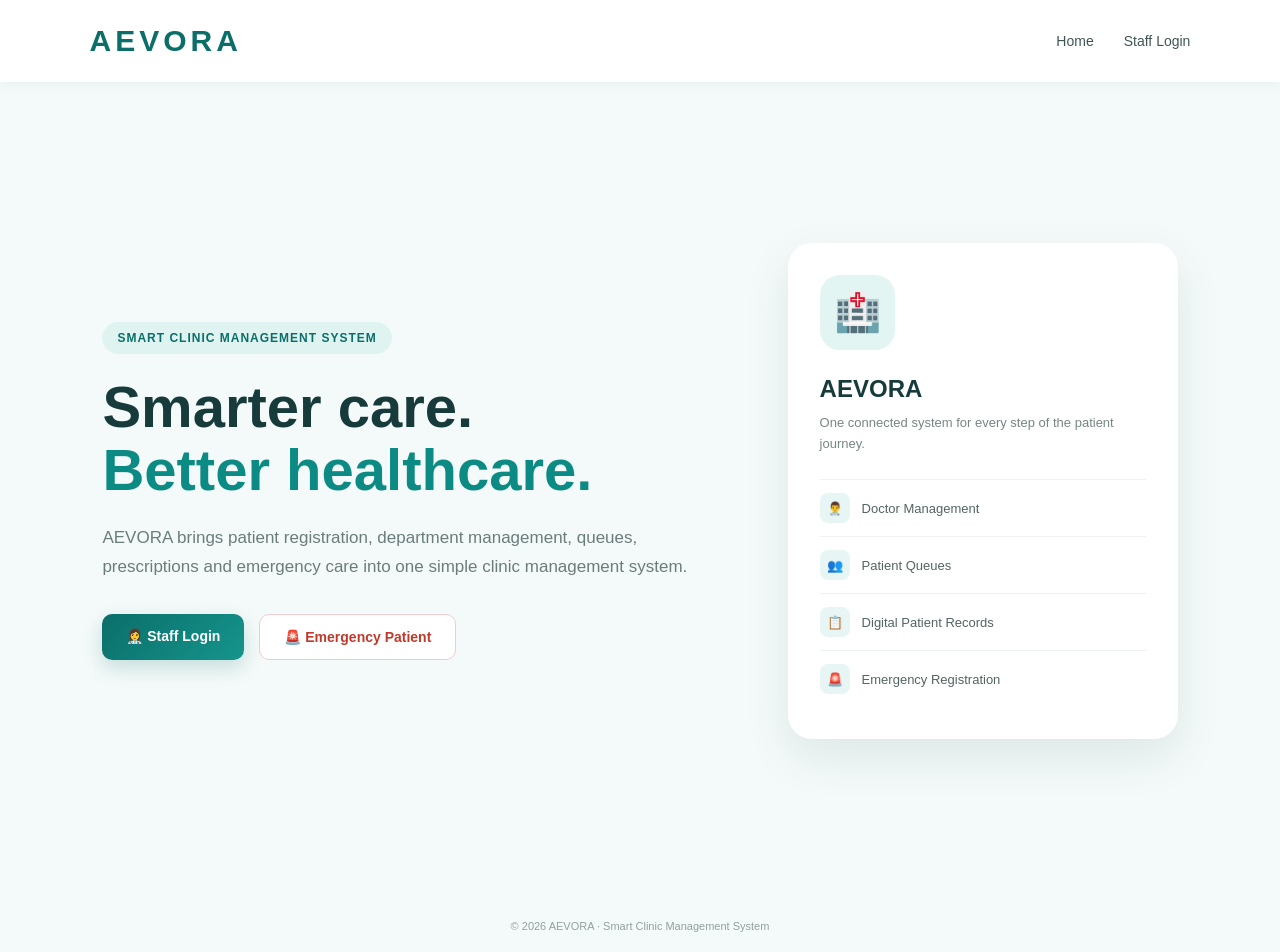
<file: nurse.html>
<!DOCTYPE html>
<html lang="en">
<head>
<meta charset="UTF-8">
<meta name="viewport" content="width=device-width, initial-scale=1.0">
<title>AEVORA | Nurse Portal</title>

<style>
* {
    margin: 0;
    padding: 0;
    box-sizing: border-box;
    font-family: Arial, Helvetica, sans-serif;
}

body {
    background: #f3f8f7;
    color: #263b3a;
}

/* SIDEBAR */
.sidebar {
    position: fixed;
    left: 0;
    top: 0;
    width: 250px;
    height: 100vh;
    background: linear-gradient(180deg, #0b6e69, #07534f);
    color: white;
    padding: 28px 18px;
    display: flex;
    flex-direction: column;
    z-index: 10;
}

.logo {
    text-align: center;
    font-size: 31px;
    font-weight: bold;
    letter-spacing: 3px;
}

.portal {
    text-align: center;
    font-size: 11px;
    letter-spacing: 1px;
    opacity: .7;
    margin-top: 5px;
    margin-bottom: 35px;
}

.nav {
    display: flex;
    flex-direction: column;
    gap: 8px;
}

.nav-btn,
.logout-btn {
    border: none;
    background: transparent;
    color: white;
    padding: 14px 15px;
    border-radius: 10px;
    text-align: left;
    font-size: 14px;
    cursor: pointer;
}

.nav-btn:hover,
.nav-btn.active,
.logout-btn:hover {
    background: rgba(255,255,255,.15);
}

.logout-btn {
    margin-top: auto;
}

/* MAIN */
.main {
    margin-left: 250px;
    min-height: 100vh;
    padding: 30px;
}

.header {
    display: flex;
    justify-content: space-between;
    align-items: center;
    margin-bottom: 25px;
}

.header h1 {
    color: #163b3a;
    font-size: 29px;
}

.header p {
    color: #777;
    font-size: 14px;
    margin-top: 5px;
}

.avatar {
    width: 48px;
    height: 48px;
    border-radius: 50%;
    background: #15958d;
    color: white;
    display: flex;
    justify-content: center;
    align-items: center;
    font-weight: bold;
}

/* CARDS */
.card {
    background: white;
    padding: 25px;
    border-radius: 15px;
    box-shadow: 0 5px 20px rgba(0,0,0,.05);
    margin-bottom: 25px;
}

.card h2 {
    color: #163b3a;
    font-size: 20px;
    margin-bottom: 20px;
}

/* BANNER */
.banner {
    background: linear-gradient(135deg,#0b6e69,#15958d);
    color: white;
    padding: 25px;
    border-radius: 15px;
    margin-bottom: 25px;
}

.banner h2 {
    font-size: 22px;
}

.banner p {
    margin-top: 8px;
    opacity: .85;
}

/* STATS */
.stats {
    display: grid;
    grid-template-columns: repeat(3,1fr);
    gap: 18px;
    margin-bottom: 25px;
}

.stat {
    background: white;
    padding: 22px;
    border-radius: 14px;
    box-shadow: 0 5px 20px rgba(0,0,0,.05);
}

.stat-label {
    color: #888;
    font-size: 11px;
    font-weight: bold;
}

.stat-number {
    color: #0b6e69;
    font-size: 28px;
    font-weight: bold;
    margin-top: 8px;
}

/* SEARCH */
.search-box {
    display: flex;
    gap: 10px;
}

.search-box input {
    flex: 1;
    padding: 13px;
    border: 1px solid #ddd;
    border-radius: 9px;
    font-size: 14px;
    outline: none;
}

.search-box input:focus {
    border-color: #15958d;
}

.search-btn {
    border: none;
    padding: 13px 20px;
    border-radius: 9px;
    background: #0b6e69;
    color: white;
    cursor: pointer;
    font-weight: bold;
}

.search-btn:hover {
    background: #15958d;
}

/* TABLE */
.table-wrapper {
    overflow-x: auto;
}

table {
    width: 100%;
    border-collapse: collapse;
}

th {
    padding: 13px;
    background: #f1f7f6;
    color: #55706e;
    text-align: left;
    font-size: 11px;
}

td {
    padding: 14px 13px;
    border-bottom: 1px solid #eee;
    font-size: 13px;
}

.view-btn {
    border: none;
    background: #e5f5f3;
    color: #0b6e69;
    padding: 8px 12px;
    border-radius: 7px;
    cursor: pointer;
    font-weight: bold;
}

.view-btn:hover {
    background: #ccebe7;
}

/* STATUS */
.status {
    display: inline-block;
    padding: 6px 10px;
    border-radius: 20px;
    font-size: 10px;
    font-weight: bold;
}

.pending {
    background: #fff3d3;
    color: #926900;
}

.completed {
    background: #def5ea;
    color: #16724f;
}

.waiting {
    background: #fff3d3;
    color: #926900;
}

/* PATIENT INFO */
.patient-info {
    display: grid;
    grid-template-columns: repeat(3,1fr);
    gap: 15px;
}

.info-box {
    background: #f6faf9;
    padding: 15px;
    border-radius: 9px;
}

.info-label {
    font-size: 10px;
    color: #888;
    font-weight: bold;
    margin-bottom: 5px;
}

.info-value {
    font-size: 14px;
    color: #163b3a;
    font-weight: bold;
}

/* TASK CARD */
.task-card {
    background: #f6faf9;
    border-left: 4px solid #15958d;
    padding: 18px;
    border-radius: 10px;
    margin-bottom: 14px;
}

.task-card h3 {
    color: #163b3a;
    font-size: 16px;
    margin-bottom: 8px;
}

.task-card p {
    font-size: 13px;
    line-height: 1.6;
    color: #555;
}

/* BUTTONS */
.primary-btn {
    margin-top: 20px;
    padding: 13px 20px;
    border: none;
    border-radius: 9px;
    background: linear-gradient(135deg,#0b6e69,#15958d);
    color: white;
    font-weight: bold;
    cursor: pointer;
}

.secondary-btn {
    margin-top: 20px;
    padding: 13px 20px;
    border: none;
    border-radius: 9px;
    background: #e8f5f3;
    color: #0b6e69;
    font-weight: bold;
    cursor: pointer;
}

.complete-btn {
    margin-top: 12px;
    padding: 10px 15px;
    border: none;
    border-radius: 8px;
    background: #15958d;
    color: white;
    cursor: pointer;
    font-weight: bold;
}

.complete-btn:hover {
    background: #0b6e69;
}

/* PROFILE */
.profile-grid {
    display: grid;
    grid-template-columns: 1fr 1fr;
    gap: 18px;
}

.profile-item {
    background: #f7faf9;
    padding: 16px;
    border-radius: 10px;
}

.profile-item label {
    display: block;
    color: #888;
    font-size: 11px;
    font-weight: bold;
    margin-bottom: 7px;
}

.profile-item input {
    width: 100%;
    padding: 11px;
    border: 1px solid #ddd;
    border-radius: 8px;
}

/* EMPTY */
.empty {
    text-align: center;
    padding: 40px;
    color: #888;
}

/* MESSAGE */
.message {
    margin-top: 12px;
    font-size: 13px;
    font-weight: bold;
}

/* RESPONSIVE */
@media(max-width:850px) {

    .sidebar {
        position: static;
        width: 100%;
        height: auto;
    }

    .main {
        margin-left: 0;
        padding: 18px;
    }

    .stats,
    .patient-info,
    .profile-grid {
        grid-template-columns: 1fr;
    }
}
</style>
</head>

<body>

<!-- SIDEBAR -->
<aside class="sidebar">

    <div class="logo">AEVORA</div>

    <div class="portal">
        NURSE PORTAL
    </div>

    <div class="nav">

        <button class="nav-btn active"
                id="dashboardNav"
                onclick="showSection('dashboard')">
            🏠 &nbsp; Dashboard
        </button>

        <button class="nav-btn"
                id="queueNav"
                onclick="showSection('queue')">
            📋 &nbsp; Patient Queue
        </button>

        <button class="nav-btn"
                id="tasksNav"
                onclick="showSection('tasks')">
            👩‍⚕️ &nbsp; Nurse Tasks
        </button>

        <button class="nav-btn"
                id="recordsNav"
                onclick="showSection('records')">
            📁 &nbsp; Patient Records
        </button>

        <button class="nav-btn"
                id="profileNav"
                onclick="showSection('profile')">
            👤 &nbsp; My Profile
        </button>

    </div>

    <button class="logout-btn" onclick="logout()">
        🚪 &nbsp; Logout
    </button>

</aside>


<main class="main">

<!-- HEADER -->
<div class="header">

    <div>
        <h1>Nurse Dashboard</h1>

        <p>
            Monitor patients and manage assigned nursing tasks.
        </p>
    </div>

    <div class="avatar" id="avatar">
        N
    </div>

</div>


<!-- DASHBOARD -->
<section id="dashboardSection">

    <div class="banner">

        <h2>
            Welcome,
            <span id="nurseNameBanner">Nurse</span>
            👩‍⚕️
        </h2>

        <p>
            Assigned Department:
            <strong id="departmentBanner">
                Loading...
            </strong>
        </p>

    </div>


    <div class="stats">

        <div class="stat">
            <div class="stat-label">
                PATIENTS IN QUEUE
            </div>

            <div class="stat-number" id="queueCount">
                0
            </div>
        </div>


        <div class="stat">
            <div class="stat-label">
                PENDING TASKS
            </div>

            <div class="stat-number" id="pendingTaskCount">
                0
            </div>
        </div>


        <div class="stat">
            <div class="stat-label">
                COMPLETED TASKS
            </div>

            <div class="stat-number" id="completedTaskCount">
                0
            </div>
        </div>

    </div>


    <div class="card">

        <h2>
            Search Patient
        </h2>

        <div class="search-box">

            <input
                type="text"
                id="dashboardSearch"
                placeholder="Search by AEVORA Patient ID">

            <button class="search-btn"
                    onclick="searchPatient()">
                Search
            </button>

        </div>

    </div>

</section>


<!-- QUEUE -->
<section id="queueSection" style="display:none;">

    <div class="card">

        <h2>
            Department Patient Queue
        </h2>

        <div class="search-box">

            <input
                type="text"
                id="queueSearch"
                placeholder="Search patient..."
                oninput="renderQueue()">

        </div>

        <br>

        <div class="table-wrapper">

            <table>

                <thead>

                    <tr>
                        <th>AEVORA ID</th>
                        <th>Token</th>
                        <th>Patient</th>
                        <th>Age</th>
                        <th>Department</th>
                        <th>Status</th>
                        <th>Action</th>
                    </tr>

                </thead>

                <tbody id="queueTable"></tbody>

            </table>

        </div>

    </div>

</section>


<!-- NURSE TASKS -->
<section id="tasksSection" style="display:none;">

    <div class="card">

        <h2>
            Tasks Assigned by Doctors
        </h2>

        <div id="taskList"></div>

    </div>

</section>


<!-- PATIENT RECORDS -->
<section id="recordsSection" style="display:none;">

    <div class="card">

        <h2>
            Patient Records
        </h2>

        <div class="search-box">

            <input
                type="text"
                id="recordSearch"
                placeholder="Search AEVORA ID or patient name"
                oninput="renderRecords()">

        </div>

        <br>

        <div id="recordList"></div>

    </div>

</section>


<!-- PATIENT DETAILS -->
<section id="patientDetailsSection" style="display:none;">

    <div class="card">

        <h2>
            Patient Information
        </h2>

        <div class="patient-info">

            <div class="info-box">
                <div class="info-label">
                    AEVORA PATIENT ID
                </div>

                <div class="info-value" id="detailId"></div>
            </div>


            <div class="info-box">
                <div class="info-label">
                    PATIENT NAME
                </div>

                <div class="info-value" id="detailName"></div>
            </div>


            <div class="info-box">
                <div class="info-label">
                    AGE
                </div>

                <div class="info-value" id="detailAge"></div>
            </div>


            <div class="info-box">
                <div class="info-label">
                    GENDER
                </div>

                <div class="info-value" id="detailGender"></div>
            </div>


            <div class="info-box">
                <div class="info-label">
                    PHONE
                </div>

                <div class="info-value" id="detailPhone"></div>
            </div>


            <div class="info-box">
                <div class="info-label">
                    DEPARTMENT
                </div>

                <div class="info-value" id="detailDepartment"></div>
            </div>

        </div>


        <br>


        <div class="info-box">

            <div class="info-label">
                SYMPTOMS / REASON FOR VISIT
            </div>

            <div class="info-value" id="detailSymptoms"></div>

        </div>


        <br>


        <div class="info-box">

            <div class="info-label">
                DOCTOR
            </div>

            <div class="info-value" id="detailDoctor">
                -
            </div>

        </div>


        <br>


        <div class="info-box">

            <div class="info-label">
                PRESCRIPTION
            </div>

            <div id="detailPrescription">
                No prescription available.
            </div>

        </div>


        <button class="secondary-btn"
                onclick="showSection('queue')">
            ← Back
        </button>

    </div>

</section>


<!-- PROFILE -->
<section id="profileSection" style="display:none;">

    <div class="card">

        <h2>
            My Profile
        </h2>

        <div class="profile-grid">

            <div class="profile-item">

                <label>
                    NURSE NAME
                </label>

                <input
                    type="text"
                    id="nurseProfileName"
                    placeholder="Enter nurse name">

            </div>


            <div class="profile-item">

                <label>
                    USERNAME
                </label>

                <input
                    type="text"
                    id="nurseUsername"
                    readonly>

            </div>


            <div class="profile-item">

                <label>
                    DEPARTMENT
                </label>

                <input
                    type="text"
                    id="nurseDepartment"
                    readonly>

            </div>


            <div class="profile-item">

                <label>
                    ROLE
                </label>

                <input
                    type="text"
                    value="Nurse"
                    readonly>

            </div>

        </div>


        <button class="primary-btn"
                onclick="saveProfile()">
            💾 Save Profile
        </button>

        <div class="message" id="profileMessage"></div>

    </div>

</section>

</main>


<script>

/* =====================================================
   NURSE SESSION
===================================================== */

let currentNurse = null;


/* =====================================================
   GET NURSE SESSION
   Supports multiple existing login formats
===================================================== */

function getNurseSession() {

    /* 1. Existing nurseSession */
    const nurseSession = localStorage.getItem("nurseSession");

    if (nurseSession) {

        try {

            const nurse = JSON.parse(nurseSession);

            if (nurse && (nurse.username || nurse.name)) {

                return {
                    username: nurse.username || "",
                    name: nurse.name || nurse.nurseName || nurse.username || "Nurse",
                    department:
                        nurse.department ||
                        nurse.nurseDepartment ||
                        localStorage.getItem("nurseDepartment") ||
                        ""
                };

            }

        } catch (error) {
            console.log("Invalid nurseSession.");
        }
    }


    /* 2. Existing currentUser */
    const currentUser = localStorage.getItem("currentUser");

    if (currentUser) {

        try {

            const user = JSON.parse(currentUser);

            if (
                user &&
                (
                    String(user.role || "").toLowerCase() === "nurse" ||
                    user.nurseDepartment ||
                    user.department
                )
            ) {

                return {
                    username: user.username || user.email || "",
                    name:
                        user.name ||
                        user.nurseName ||
                        user.username ||
                        "Nurse",

                    department:
                        user.department ||
                        user.nurseDepartment ||
                        localStorage.getItem("nurseDepartment") ||
                        ""
                };

            }

        } catch (error) {
            console.log("Invalid currentUser.");
        }
    }


    /* 3. Existing loggedInUser */
    const loggedInUser = localStorage.getItem("loggedInUser");

    if (loggedInUser) {

        try {

            const user = JSON.parse(loggedInUser);

            if (user) {

                return {
                    username: user.username || user.email || "",
                    name:
                        user.name ||
                        user.nurseName ||
                        user.username ||
                        "Nurse",

                    department:
                        user.department ||
                        user.nurseDepartment ||
                        localStorage.getItem("nurseDepartment") ||
                        ""
                };

            }

        } catch (error) {
            console.log("Invalid loggedInUser.");
        }
    }


    /* 4. Separate department storage */
    const department = localStorage.getItem("nurseDepartment");

    if (department) {

        return {
            username: localStorage.getItem("username") || "",
            name: localStorage.getItem("nurseName") || "Nurse",
            department: department
        };

    }


    return null;
}


/* =====================================================
   PATIENT STORAGE
===================================================== */

function getPatients() {

    try {

        const data = JSON.parse(
            localStorage.getItem("patients") || "[]"
        );

        return Array.isArray(data) ? data : [];

    } catch (error) {

        return [];
    }
}


/* =====================================================
   PRESCRIPTIONS
===================================================== */

function getPrescriptions() {

    try {

        const data = JSON.parse(
            localStorage.getItem("prescriptions") || "[]"
        );

        return Array.isArray(data) ? data : [];

    } catch (error) {

        return [];
    }
}


/* =====================================================
   NURSE TASKS
===================================================== */

function getTasks() {

    try {

        const data = JSON.parse(
            localStorage.getItem("nurseTasks") || "[]"
        );

        return Array.isArray(data) ? data : [];

    } catch (error) {

        return [];
    }
}


/* =====================================================
   PATIENT ID
===================================================== */

function getPatientId(patient) {

    return (
        patient.patientId ||
        patient.aevoraId ||
        patient.aevoraID ||
        "AEV-" + String(patient.id || Date.now()).slice(-6)
    );
}


/* =====================================================
   NORMALIZE DEPARTMENT
===================================================== */

function normalizeDepartment(value) {

    return String(value || "")
        .trim()
        .toLowerCase();
}


/* =====================================================
   DEPARTMENT PATIENTS
===================================================== */

function getDepartmentPatients() {

    const patients = getPatients();

    if (!currentNurse) {
        return [];
    }

    const nurseDepartment =
        normalizeDepartment(currentNurse.department);

    /*
       If no department is available, don't destroy
       the session. Show all patients rather than
       throwing "department missing".
    */

    if (!nurseDepartment) {
        return patients;
    }

    return patients.filter(function(patient) {

        return normalizeDepartment(patient.department) ===
               nurseDepartment;

    });
}


/* =====================================================
   NAVIGATION
===================================================== */

function showSection(section) {

    const sections = [
        "dashboard",
        "queue",
        "tasks",
        "records",
        "profile"
    ];


    sections.forEach(function(item) {

        const element =
            document.getElementById(item + "Section");

        if (element) {

            element.style.display =
                item === section ? "block" : "none";

        }

    });


    document
        .querySelectorAll(".nav-btn")
        .forEach(function(button) {

            button.classList.remove("active");

        });


    const nav =
        document.getElementById(section + "Nav");

    if (nav) {
        nav.classList.add("active");
    }


    /* Hide patient details */
    document.getElementById(
        "patientDetailsSection"
    ).style.display = "none";


    if (section === "dashboard") {
        updateDashboard();
    }

    if (section === "queue") {
        renderQueue();
    }

    if (section === "tasks") {
        renderTasks();
    }

    if (section === "records") {
        renderRecords();
    }

}


/* =====================================================
   DASHBOARD
===================================================== */

function updateDashboard() {

    const patients = getDepartmentPatients();


    const waiting = patients.filter(function(patient) {

        const status =
            String(patient.status || "Waiting")
            .toLowerCase();

        return status !== "completed";

    });


    document.getElementById("queueCount").textContent =
        waiting.length;


    const department =
        normalizeDepartment(currentNurse.department);


    const tasks = getTasks();


    const departmentTasks = tasks.filter(function(task) {

        if (!department) {
            return true;
        }

        return normalizeDepartment(task.department) === department;

    });


    const pending =
        departmentTasks.filter(function(task) {

            return String(task.status || "Pending")
                .toLowerCase() !== "completed";

        });


    const completed =
        departmentTasks.filter(function(task) {

            return String(task.status || "")
                .toLowerCase() === "completed";

        });


    document.getElementById("pendingTaskCount").textContent =
        pending.length;


    document.getElementById("completedTaskCount").textContent =
        completed.length;
}


/* =====================================================
   RENDER QUEUE
===================================================== */

function renderQueue() {

    const table =
        document.getElementById("queueTable");

    if (!table) return;


    const search =
        (
            document.getElementById("queueSearch").value || ""
        )
        .toLowerCase()
        .trim();


    let patients = getDepartmentPatients();


    patients = patients.filter(function(patient) {

        return String(patient.status || "Waiting")
            .toLowerCase() !== "completed";

    });


    if (search) {

        patients = patients.filter(function(patient) {

            return (

                getPatientId(patient)
                    .toLowerCase()
                    .includes(search)

                ||

                String(patient.name || "")
                    .toLowerCase()
                    .includes(search)

            );

        });

    }


    table.innerHTML = "";


    if (patients.length === 0) {

        table.innerHTML = `
            <tr>
                <td colspan="7">
                    <div class="empty">
                        🏥<br><br>
                        No patients currently waiting.
                    </div>
                </td>
            </tr>
        `;

        return;
    }


    patients.forEach(function(patient) {

        const status =
            patient.status || "Waiting";


        table.innerHTML += `
            <tr>

                <td>
                    <strong>
                        ${escapeHTML(getPatientId(patient))}
                    </strong>
                </td>

                <td>
                    #${escapeHTML(
                        String(
                            patient.token ||
                            patient.queueNumber ||
                            "-"
                        )
                    )}
                </td>

                <td>
                    ${escapeHTML(patient.name || "-")}
                </td>

                <td>
                    ${escapeHTML(String(patient.age || "-"))}
                </td>

                <td>
                    ${escapeHTML(patient.department || "-")}
                </td>

                <td>
                    <span class="status waiting">
                        ${escapeHTML(status)}
                    </span>
                </td>

                <td>
                    <button
                        class="view-btn"
                        onclick="viewPatient('${escapeJS(String(patient.id))}')">
                        View
                    </button>
                </td>

            </tr>
        `;

    });

}


/* =====================================================
   VIEW PATIENT
===================================================== */

function viewPatient(id) {

    const patient =
        getPatients().find(function(item) {

            return String(item.id) === String(id);

        });


    if (!patient) {

        alert("Patient not found.");
        return;

    }


    /*
       Department security check.
       If nurse has a department, only that department
       can be opened.
    */

    const nurseDepartment =
        normalizeDepartment(currentNurse.department);

    const patientDepartment =
        normalizeDepartment(patient.department);


    if (
        nurseDepartment &&
        patientDepartment &&
        nurseDepartment !== patientDepartment
    ) {

        alert(
            "This patient does not belong to your department."
        );

        return;
    }


    const patientId =
        getPatientId(patient);


    document.getElementById("detailId").textContent =
        patientId;

    document.getElementById("detailName").textContent =
        patient.name || "-";

    document.getElementById("detailAge").textContent =
        patient.age || "-";

    document.getElementById("detailGender").textContent =
        patient.gender || "-";

    document.getElementById("detailPhone").textContent =
        patient.phone || "-";

    document.getElementById("detailDepartment").textContent =
        patient.department || "-";

    document.getElementById("detailSymptoms").textContent =
        patient.symptoms || "General consultation";


    /* Find prescription */
    const prescriptions =
        getPrescriptions().filter(function(item) {

            const prescriptionPatientId =
                String(
                    item.patientId ||
                    item.aevoraId ||
                    ""
                ).toLowerCase();

            return prescriptionPatientId ===
                   String(patientId).toLowerCase();

        });


    if (prescriptions.length > 0) {

        const latest =
            prescriptions[prescriptions.length - 1];


        document.getElementById("detailDoctor").textContent =
            latest.doctorName ||
            latest.doctorUsername ||
            latest.doctor ||
            "-";


        document.getElementById("detailPrescription").innerHTML = `

            <strong>
                ${escapeHTML(latest.medicine || "-")}
            </strong>

            <br><br>

            Dose:
            ${escapeHTML(latest.dose || "-")}

            <br>

            Quantity:
            ${escapeHTML(latest.amount || "-")}

            <br>

            Frequency:
            ${escapeHTML(latest.frequency || "-")}

            <br>

            Instructions:
            ${escapeHTML(latest.instructions || "None")}

            <br>

            Next Visit:
            ${escapeHTML(latest.nextVisit || "Not assigned")}

        `;

    } else {

        document.getElementById("detailDoctor").textContent =
            patient.doctorName ||
            patient.doctor ||
            "-";

        document.getElementById("detailPrescription").textContent =
            "No prescription available.";

    }


    /* Hide everything */
    document.getElementById("dashboardSection").style.display =
        "none";

    document.getElementById("queueSection").style.display =
        "none";

    document.getElementById("tasksSection").style.display =
        "none";

    document.getElementById("recordsSection").style.display =
        "none";

    document.getElementById("profileSection").style.display =
        "none";


    document.querySelectorAll(".nav-btn")
        .forEach(function(button) {

            button.classList.remove("active");

        });


    document.getElementById("patientDetailsSection")
        .style.display = "block";
}


/* =====================================================
   SEARCH PATIENT
===================================================== */

function searchPatient() {

    const value =
        document.getElementById("dashboardSearch")
        .value
        .trim()
        .toLowerCase();


    if (!value) {

        alert("Please enter an AEVORA Patient ID.");
        return;

    }


    const patient =
        getDepartmentPatients().find(function(item) {

            return getPatientId(item)
                .toLowerCase() === value;

        });


    if (!patient) {

        alert(
            "Patient not found in your department."
        );

        return;
    }


    viewPatient(patient.id);
}


/* =====================================================
   RENDER TASKS
===================================================== */

function renderTasks() {

    const container =
        document.getElementById("taskList");

    if (!container) return;


    const department =
        normalizeDepartment(currentNurse.department);


    const tasks =
        getTasks().filter(function(task) {

            if (!department) {
                return true;
            }

            return normalizeDepartment(task.department) ===
                   department;

        });


    container.innerHTML = "";


    if (tasks.length === 0) {

        container.innerHTML = `
            <div class="empty">
                👩‍⚕️<br><br>
                No tasks have been assigned to you.
            </div>
        `;

        return;
    }


    tasks
        .slice()
        .reverse()
        .forEach(function(task) {

            const completed =
                String(task.status || "")
                .toLowerCase() === "completed";


            /*
               If the task has no ID, create one.
            */

            if (task.id === undefined || task.id === null) {

                task.id =
                    Date.now() +
                    Math.floor(Math.random() * 1000);

            }


            container.innerHTML += `

                <div class="task-card">

                    <h3>
                        ${escapeHTML(
                            task.taskType ||
                            task.title ||
                            "Nursing Task"
                        )}
                    </h3>

                    <p>

                        <strong>
                            Patient:
                        </strong>

                        ${escapeHTML(
                            task.patientName || "-"
                        )}

                        <br>

                        <strong>
                            AEVORA ID:
                        </strong>

                        ${escapeHTML(
                            task.patientId || "-"
                        )}

                        <br>

                        <strong>
                            Department:
                        </strong>

                        ${escapeHTML(
                            task.department || "-"
                        )}

                        <br><br>

                        <strong>
                            Instructions:
                        </strong>

                        <br>

                        ${escapeHTML(
                            task.instructions || "-"
                        )}

                    </p>

                    <br>

                    <span class="status ${
                        completed
                            ? "completed"
                            : "pending"
                    }">

                        ${
                            completed
                                ? "Completed"
                                : "Pending"
                        }

                    </span>


                    ${
                        completed

                        ? `

                            <br><br>

                            <span style="
                                color:#16724f;
                                font-size:12px;
                                font-weight:bold;
                            ">
                                ✓ Task completed
                            </span>

                        `

                        : `

                            <br>

                            <button
                                class="complete-btn"
                                onclick="completeTask('${escapeJS(String(task.id))}')">

                                ✓ Mark as Completed

                            </button>

                        `
                    }

                </div>

            `;

        });


    /*
       Save generated IDs if necessary.
    */

    localStorage.setItem(
        "nurseTasks",
        JSON.stringify(tasks.length ? getTasks() : [])
    );
}


/* =====================================================
   COMPLETE TASK
===================================================== */

function completeTask(taskId) {

    const tasks =
        getTasks();


    const task =
        tasks.find(function(item) {

            return String(item.id) ===
                   String(taskId);

        });


    if (!task) {

        alert("Task not found.");
        return;

    }


    const nurseDepartment =
        normalizeDepartment(
            currentNurse.department
        );


    const taskDepartment =
        normalizeDepartment(
            task.department
        );


    if (
        nurseDepartment &&
        taskDepartment &&
        nurseDepartment !== taskDepartment
    ) {

        alert(
            "You cannot modify a task from another department."
        );

        return;
    }


    task.status = "Completed";

    task.completedAt =
        new Date().toISOString();

    task.completedBy =
        currentNurse.username ||
        currentNurse.name ||
        "Nurse";


    localStorage.setItem(
        "nurseTasks",
        JSON.stringify(tasks)
    );


    renderTasks();

    updateDashboard();

}


/* =====================================================
   PATIENT RECORDS
===================================================== */

function renderRecords() {

    const container =
        document.getElementById("recordList");

    if (!container) return;


    const search =
        (
            document.getElementById("recordSearch").value ||
            ""
        )
        .toLowerCase()
        .trim();


    let patients =
        getDepartmentPatients();


    if (search) {

        patients =
            patients.filter(function(patient) {

                return (

                    getPatientId(patient)
                        .toLowerCase()
                        .includes(search)

                    ||

                    String(patient.name || "")
                        .toLowerCase()
                        .includes(search)

                );

            });

    }


    container.innerHTML = "";


    if (patients.length === 0) {

        container.innerHTML = `
            <div class="empty">
                📁<br><br>
                No patient records found.
            </div>
        `;

        return;
    }


    patients.forEach(function(patient) {

        const patientId =
            getPatientId(patient);


        const prescriptions =
            getPrescriptions().filter(function(item) {

                return String(
                    item.patientId ||
                    item.aevoraId ||
                    ""
                ).toLowerCase() ===
                patientId.toLowerCase();

            });


        const latestPrescription =
            prescriptions.length > 0
                ? prescriptions[prescriptions.length - 1]
                : null;


        container.innerHTML += `

            <div class="task-card">

                <h3>
                    ${escapeHTML(
                        patient.name || "-"
                    )}
                </h3>


                <p>

                    <strong>
                        AEVORA ID:
                    </strong>

                    ${escapeHTML(patientId)}

                    <br>

                    <strong>
                        Age:
                    </strong>

                    ${escapeHTML(
                        String(patient.age || "-")
                    )}

                    <br>

                    <strong>
                        Gender:
                    </strong>

                    ${escapeHTML(
                        patient.gender || "-"
                    )}

                    <br>

                    <strong>
                        Phone:
                    </strong>

                    ${escapeHTML(
                        patient.phone || "-"
                    )}

                    <br>

                    <strong>
                        Department:
                    </strong>

                    ${escapeHTML(
                        patient.department || "-"
                    )}

                    <br>

                    <strong>
                        Symptoms:
                    </strong>

                    ${escapeHTML(
                        patient.symptoms ||
                        "General consultation"
                    )}

                    <br>

                    <strong>
                        Status:
                    </strong>

                    ${escapeHTML(
                        patient.status ||
                        "Waiting"
                    )}

                </p>


                ${
                    latestPrescription

                    ? `

                        <br>

                        <div class="info-box">

                            <div class="info-label">
                                LATEST PRESCRIPTION
                            </div>

                            <div class="info-value">

                                💊
                                ${escapeHTML(
                                    latestPrescription.medicine || "-"
                                )}

                            </div>

                            <br>

                            <p>

                                <strong>
                                    Dose:
                                </strong>

                                ${escapeHTML(
                                    latestPrescription.dose || "-"
                                )}

                                <br>

                                <strong>
                                    Quantity:
                                </strong>

                                ${escapeHTML(
                                    latestPrescription.amount || "-"
                                )}

                                <br>

                                <strong>
                                    Frequency:
                                </strong>

                                ${escapeHTML(
                                    latestPrescription.frequency || "-"
                                )}

                                <br>

                                <strong>
                                    Instructions:
                                </strong>

                                ${escapeHTML(
                                    latestPrescription.instructions ||
                                    "None"
                                )}

                                <br>

                                <strong>
                                    Next Visit:
                                </strong>

                                ${escapeHTML(
                                    latestPrescription.nextVisit ||
                                    "Not assigned"
                                )}

                            </p>

                        </div>

                    `

                    : `

                        <br>

                        <p>
                            <strong>
                                Prescription:
                            </strong>

                            No prescription recorded.
                        </p>

                    `
                }


                <button
                    class="view-btn"
                    style="margin-top:15px;"
                    onclick="viewPatient('${escapeJS(String(patient.id))}')">

                    View Full Record

                </button>

            </div>

        `;

    });

}


/* =====================================================
   PROFILE
===================================================== */

function loadProfile() {

    document.getElementById(
        "nurseProfileName"
    ).value =
        currentNurse.name || "";


    document.getElementById(
        "nurseUsername"
    ).value =
        currentNurse.username || "";


    document.getElementById(
        "nurseDepartment"
    ).value =
        currentNurse.department || "Not Assigned";


    document.getElementById(
        "nurseNameBanner"
    ).textContent =
        currentNurse.name || "Nurse";


    document.getElementById(
        "departmentBanner"
    ).textContent =
        currentNurse.department || "Not Assigned";


    document.getElementById(
        "avatar"
    ).textContent =
        (
            currentNurse.name ||
            "N"
        )
        .charAt(0)
        .toUpperCase();
}


/* =====================================================
   SAVE PROFILE
===================================================== */

function saveProfile() {

    const newName =
        document.getElementById(
            "nurseProfileName"
        )
        .value
        .trim();


    if (!newName) {

        showMessage(
            "profileMessage",
            "Nurse name cannot be empty.",
            "red"
        );

        return;
    }


    currentNurse.name =
        newName;


    localStorage.setItem(
        "nurseSession",
        JSON.stringify(currentNurse)
    );


    const currentUser =
        localStorage.getItem("currentUser");


    if (currentUser) {

        try {

            const user =
                JSON.parse(currentUser);

            user.name =
                newName;

            user.nurseName =
                newName;

            localStorage.setItem(
                "currentUser",
                JSON.stringify(user)
            );

        } catch(error) {}
    }


    loadProfile();


    showMessage(
        "profileMessage",
        "Nurse profile updated successfully.",
        "#15958d"
    );

}


/* =====================================================
   MESSAGE
===================================================== */

function showMessage(elementId, text, color) {

    const element =
        document.getElementById(elementId);

    if (!element) return;


    element.textContent =
        text;

    element.style.color =
        color;


    setTimeout(function() {

        element.textContent = "";

    }, 3000);
}


/* =====================================================
   ESCAPE HTML
===================================================== */

function escapeHTML(value) {

    const div =
        document.createElement("div");

    div.textContent =
        value == null
            ? ""
            : String(value);

    return div.innerHTML;
}


/* =====================================================
   ESCAPE JAVASCRIPT STRING
===================================================== */

function escapeJS(value) {

    return String(value)
        .replace(/\\/g, "\\\\")
        .replace(/'/g, "\\'")
        .replace(/"/g, '\\"')
        .replace(/\n/g, "\\n")
        .replace(/\r/g, "\\r");
}


/* =====================================================
   LOGOUT
===================================================== */

function logout() {

    localStorage.removeItem("nurseSession");

    localStorage.removeItem("currentUser");

    localStorage.removeItem("loggedInUser");

    localStorage.removeItem("role");

    localStorage.removeItem("userRole");

    localStorage.removeItem("nurseDepartment");


    /*
       IMPORTANT:
       Goes to your main index page,
       NOT login.html.
    */

    window.location.href =
        "index.html";
}


/* =====================================================
   INITIALIZE
===================================================== */

function initializeNurse() {

    currentNurse =
        getNurseSession();


    /*
       Do NOT force nurseDepartment to exist.
       The session can contain the department,
       currentUser can contain it,
       or the separate nurseDepartment key can contain it.
    */

    if (!currentNurse) {

        alert(
            "Nurse session not found. Please login again."
        );

        window.location.href =
            "index.html";

        return;
    }


    loadProfile();

    updateDashboard();

    renderQueue();

    renderTasks();

    renderRecords();
}


/* =====================================================
   AUTO REFRESH
===================================================== */

setInterval(function() {

    if (!currentNurse) {
        return;
    }


    updateDashboard();


    const queueSection =
        document.getElementById(
            "queueSection"
        );

    if (
        queueSection &&
        queueSection.style.display !== "none"
    ) {

        renderQueue();

    }


    const tasksSection =
        document.getElementById(
            "tasksSection"
        );

    if (
        tasksSection &&
        tasksSection.style.display !== "none"
    ) {

        renderTasks();

    }


    const recordsSection =
        document.getElementById(
            "recordsSection"
        );

    if (
        recordsSection &&
        recordsSection.style.display !== "none"
    ) {

        renderRecords();

    }

}, 3000);


/* =====================================================
   START
===================================================== */

initializeNurse();

</script>

</body>
</html>
</file>
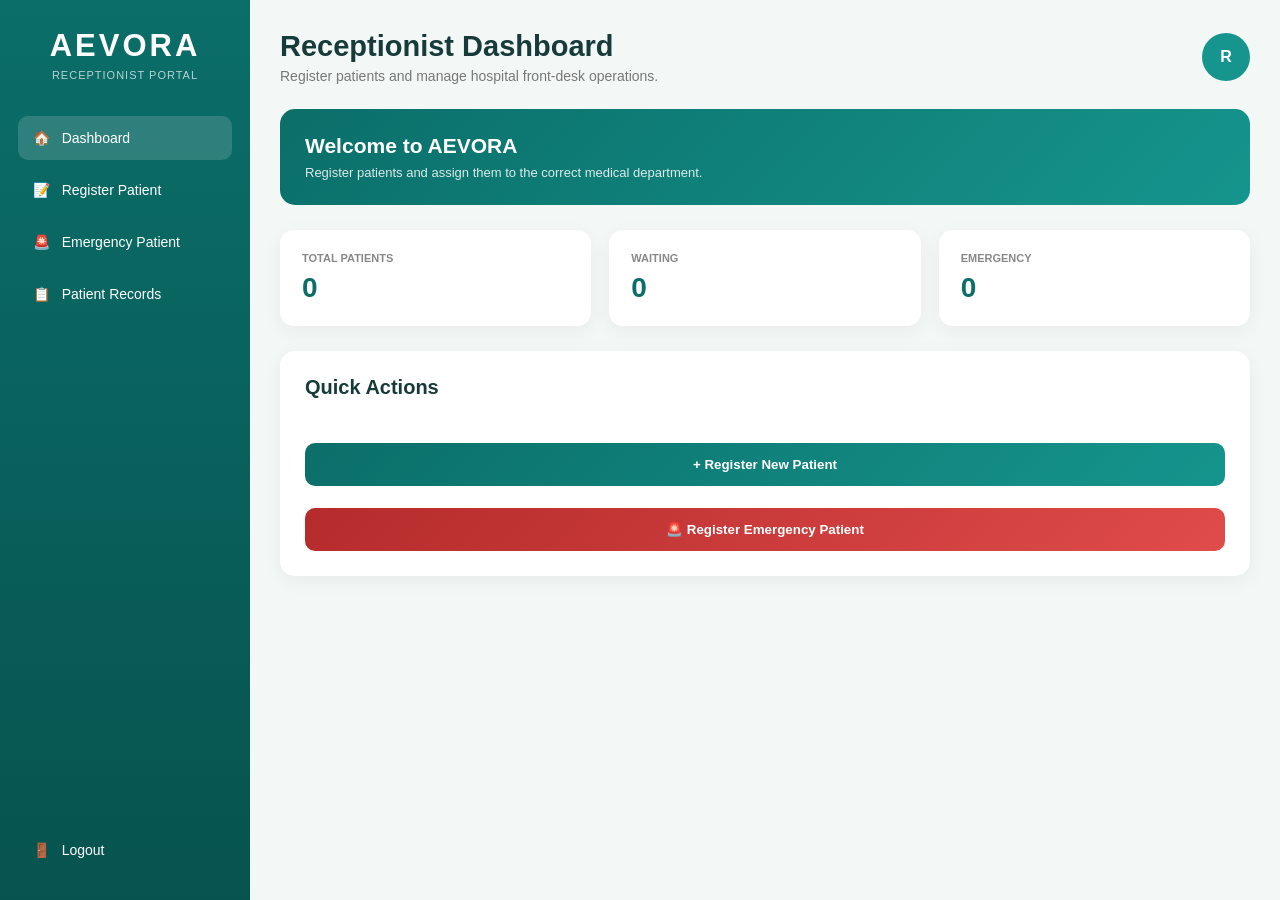
<file: receptionist.html>
<!DOCTYPE html>
<html lang="en">
<head>
<meta charset="UTF-8">
<meta name="viewport" content="width=device-width, initial-scale=1.0">
<title>AEVORA | Receptionist Portal</title>

<style>
* {
    margin: 0;
    padding: 0;
    box-sizing: border-box;
    font-family: Arial, Helvetica, sans-serif;
}

body {
    background: #f3f8f7;
    color: #263b3a;
}

/* SIDEBAR */
.sidebar {
    position: fixed;
    left: 0;
    top: 0;
    width: 250px;
    height: 100vh;
    background: linear-gradient(180deg, #0b6e69, #07534f);
    color: white;
    padding: 28px 18px;
    display: flex;
    flex-direction: column;
    z-index: 10;
}

.logo {
    text-align: center;
    font-size: 31px;
    font-weight: bold;
    letter-spacing: 3px;
}

.portal {
    text-align: center;
    font-size: 11px;
    letter-spacing: 1px;
    opacity: .7;
    margin-top: 5px;
    margin-bottom: 35px;
}

.nav {
    display: flex;
    flex-direction: column;
    gap: 8px;
}

.nav-btn,
.logout-btn {
    border: none;
    background: transparent;
    color: white;
    padding: 14px 15px;
    border-radius: 10px;
    text-align: left;
    font-size: 14px;
    cursor: pointer;
}

.nav-btn:hover,
.nav-btn.active,
.logout-btn:hover {
    background: rgba(255,255,255,.15);
}

.logout-btn {
    margin-top: auto;
}

/* MAIN */
.main {
    margin-left: 250px;
    min-height: 100vh;
    padding: 30px;
}

.header {
    display: flex;
    justify-content: space-between;
    align-items: center;
    margin-bottom: 25px;
}

.header h1 {
    color: #163b3a;
    font-size: 29px;
}

.header p {
    color: #777;
    font-size: 14px;
    margin-top: 5px;
}

.avatar {
    width: 48px;
    height: 48px;
    border-radius: 50%;
    background: #15958d;
    color: white;
    display: flex;
    justify-content: center;
    align-items: center;
    font-weight: bold;
}

/* BANNER */
.banner {
    background: linear-gradient(135deg,#0b6e69,#15958d);
    color: white;
    padding: 25px;
    border-radius: 15px;
    margin-bottom: 25px;
}

.banner h2 {
    font-size: 21px;
}

.banner p {
    margin-top: 7px;
    opacity: .85;
    font-size: 13px;
}

/* STATS */
.stats {
    display: grid;
    grid-template-columns: repeat(3,1fr);
    gap: 18px;
    margin-bottom: 25px;
}

.stat {
    background: white;
    padding: 22px;
    border-radius: 14px;
    box-shadow: 0 5px 20px rgba(0,0,0,.05);
}

.stat-label {
    color: #888;
    font-size: 11px;
    font-weight: bold;
}

.stat-number {
    color: #0b6e69;
    font-size: 28px;
    font-weight: bold;
    margin-top: 8px;
}

/* CARD */
.card {
    background: white;
    padding: 25px;
    border-radius: 15px;
    box-shadow: 0 5px 20px rgba(0,0,0,.05);
    margin-bottom: 25px;
}

.card h2 {
    color: #163b3a;
    font-size: 20px;
    margin-bottom: 22px;
}

/* FORM */
.form-grid {
    display: grid;
    grid-template-columns: repeat(2,1fr);
    gap: 20px;
}

.form-group {
    display: flex;
    flex-direction: column;
}

.form-group.full {
    grid-column: 1/-1;
}

.form-group label {
    font-size: 12px;
    font-weight: bold;
    color: #555;
    margin-bottom: 8px;
}

.form-group input,
.form-group select,
.form-group textarea {
    width: 100%;
    padding: 13px 14px;
    border: 1px solid #ddd;
    border-radius: 9px;
    background: #fafafa;
    outline: none;
    font-size: 14px;
}

.form-group input:focus,
.form-group select:focus,
.form-group textarea:focus {
    border-color: #15958d;
    background: white;
    box-shadow: 0 0 0 3px rgba(21,149,141,.1);
}

.form-group textarea {
    min-height: 90px;
    resize: vertical;
}

.register-btn {
    margin-top: 22px;
    width: 100%;
    padding: 14px;
    border: none;
    border-radius: 10px;
    background: linear-gradient(135deg,#0b6e69,#15958d);
    color: white;
    font-weight: bold;
    cursor: pointer;
}

.register-btn:hover {
    transform: translateY(-1px);
    box-shadow: 0 7px 18px rgba(21,149,141,.25);
}

.emergency-btn {
    background: linear-gradient(135deg,#b52b2b,#e04b4b);
}

.message {
    text-align: center;
    margin-top: 14px;
    min-height: 18px;
    font-size: 13px;
}

/* EMERGENCY */
.emergency-banner {
    background: #fff0f0;
    border: 1px solid #ffcaca;
    color: #a32b2b;
    padding: 15px;
    border-radius: 10px;
    margin-bottom: 20px;
    font-size: 13px;
}

/* TABLE */
.table-wrapper {
    overflow-x: auto;
}

table {
    width: 100%;
    border-collapse: collapse;
}

th {
    padding: 13px;
    background: #f1f7f6;
    color: #55706e;
    text-align: left;
    font-size: 11px;
}

td {
    padding: 14px 13px;
    border-bottom: 1px solid #eee;
    font-size: 13px;
}

.department {
    display: inline-block;
    padding: 6px 9px;
    border-radius: 8px;
    background: #e8f5f3;
    color: #0b6e69;
    font-size: 11px;
    font-weight: bold;
}

.patient-id {
    font-weight: bold;
    color: #1268a8;
}

.status {
    display: inline-block;
    padding: 6px 10px;
    border-radius: 20px;
    font-size: 10px;
    font-weight: bold;
}

.waiting {
    background: #fff3d3;
    color: #926900;
}

.completed {
    background: #e5edf8;
    color: #405d91;
}

.empty {
    text-align: center;
    padding: 45px;
    color: #888;
}

/* RESPONSIVE */
@media(max-width:850px) {

    .sidebar {
        position: static;
        width: 100%;
        height: auto;
    }

    .main {
        margin-left: 0;
        padding: 18px;
    }

    .form-grid,
    .stats {
        grid-template-columns: 1fr;
    }

    .form-group.full {
        grid-column: auto;
    }
}
</style>
</head>

<body>

<!-- SIDEBAR -->

<aside class="sidebar">

    <div class="logo">AEVORA</div>

    <div class="portal">
        RECEPTIONIST PORTAL
    </div>

    <div class="nav">

        <button
            type="button"
            class="nav-btn active"
            id="dashboardNav"
            onclick="showDashboard()">
            🏠 &nbsp; Dashboard
        </button>

        <button
            type="button"
            class="nav-btn"
            id="registerNav"
            onclick="showRegister()">
            📝 &nbsp; Register Patient
        </button>

        <button
            type="button"
            class="nav-btn"
            id="emergencyNav"
            onclick="showEmergency()">
            🚨 &nbsp; Emergency Patient
        </button>

        <button
            type="button"
            class="nav-btn"
            id="recordsNav"
            onclick="showRecords()">
            📋 &nbsp; Patient Records
        </button>

    </div>

    <button
        type="button"
        class="logout-btn"
        onclick="logout()">
        🚪 &nbsp; Logout
    </button>

</aside>


<!-- MAIN -->

<main class="main">

    <div class="header">

        <div>
            <h1>Receptionist Dashboard</h1>

            <p>
                Register patients and manage hospital front-desk operations.
            </p>
        </div>

        <div class="avatar" id="avatar">
            R
        </div>

    </div>


    <!-- DASHBOARD -->

    <section id="dashboardSection">

        <div class="banner">

            <h2>
                Welcome to AEVORA
            </h2>

            <p>
                Register patients and assign them to the correct medical department.
            </p>

        </div>


        <div class="stats">

            <div class="stat">

                <div class="stat-label">
                    TOTAL PATIENTS
                </div>

                <div
                    class="stat-number"
                    id="totalPatients">
                    0
                </div>

            </div>


            <div class="stat">

                <div class="stat-label">
                    WAITING
                </div>

                <div
                    class="stat-number"
                    id="waitingPatients">
                    0
                </div>

            </div>


            <div class="stat">

                <div class="stat-label">
                    EMERGENCY
                </div>

                <div
                    class="stat-number"
                    id="emergencyPatients">
                    0
                </div>

            </div>

        </div>


        <div class="card">

            <h2>
                Quick Actions
            </h2>

            <button
                type="button"
                class="register-btn"
                onclick="showRegister()">
                + Register New Patient
            </button>

            <button
                type="button"
                class="register-btn emergency-btn"
                onclick="showEmergency()">
                🚨 Register Emergency Patient
            </button>

        </div>

    </section>


    <!-- REGISTER PATIENT -->

    <section
        id="registerSection"
        style="display:none;">

        <div class="card">

            <h2>
                Register New Patient
            </h2>

            <form id="patientForm">

                <div class="form-grid">

                    <div class="form-group">

                        <label>
                            Patient Name *
                        </label>

                        <input
                            type="text"
                            id="patientName"
                            placeholder="Enter patient name"
                            required>

                    </div>


                    <div class="form-group">

                        <label>
                            Age *
                        </label>

                        <input
                            type="number"
                            id="patientAge"
                            min="0"
                            max="120"
                            placeholder="Enter age"
                            required>

                    </div>


                    <div class="form-group">

                        <label>
                            Gender *
                        </label>

                        <select
                            id="patientGender"
                            required>

                            <option value="">
                                -- Select Gender --
                            </option>

                            <option value="Male">
                                Male
                            </option>

                            <option value="Female">
                                Female
                            </option>

                            <option value="Other">
                                Other
                            </option>

                        </select>

                    </div>


                    <div class="form-group">

                        <label>
                            Phone Number
                        </label>

                        <input
                            type="tel"
                            id="patientPhone"
                            placeholder="Enter phone number">

                    </div>


                    <!-- DEPARTMENT -->

                    <div class="form-group full">

                        <label>
                            Select Department *
                        </label>

                        <select
                            id="patientDepartment"
                            required>

                            <option value="">
                                -- Select Department --
                            </option>

                            <option value="General Medicine">
                                General Medicine
                            </option>

                            <option value="Cardiology">
                                Cardiology
                            </option>

                            <option value="Neurology">
                                Neurology
                            </option>

                            <option value="Orthopedics">
                                Orthopedics
                            </option>

                            <option value="Pediatrics">
                                Pediatrics
                            </option>

                            <option value="Dermatology">
                                Dermatology
                            </option>

                            <option value="Gynecology">
                                Gynecology
                            </option>

                            <option value="ENT">
                                ENT
                            </option>

                            <option value="Ophthalmology">
                                Ophthalmology
                            </option>

                            <!-- DENTISTRY ADDED -->

                            <option value="Dentistry">
                                Dentistry
                            </option>

                        </select>

                    </div>


                    <div class="form-group full">

                        <label>
                            Symptoms / Reason for Visit
                        </label>

                        <textarea
                            id="symptoms"
                            placeholder="Enter symptoms or reason for visit"></textarea>

                    </div>

                </div>


                <button
                    type="submit"
                    class="register-btn">
                    Register Patient
                </button>

                <div
                    class="message"
                    id="registerMessage">
                </div>

            </form>

        </div>

    </section>


    <!-- EMERGENCY PATIENT -->

    <section
        id="emergencySection"
        style="display:none;">

        <div class="card">

            <h2>
                🚨 Register Emergency Patient
            </h2>

            <div class="emergency-banner">

                <strong>Emergency Registration</strong><br>

                Use this section when a patient requires immediate medical attention.

            </div>


            <form id="emergencyForm">

                <div class="form-grid">

                    <div class="form-group">

                        <label>
                            Patient Name *
                        </label>

                        <input
                            type="text"
                            id="emergencyName"
                            placeholder="Enter patient name"
                            required>

                    </div>


                    <div class="form-group">

                        <label>
                            Age *
                        </label>

                        <input
                            type="number"
                            id="emergencyAge"
                            min="0"
                            max="120"
                            placeholder="Enter age"
                            required>

                    </div>


                    <div class="form-group">

                        <label>
                            Gender *
                        </label>

                        <select
                            id="emergencyGender"
                            required>

                            <option value="">
                                -- Select Gender --
                            </option>

                            <option value="Male">
                                Male
                            </option>

                            <option value="Female">
                                Female
                            </option>

                            <option value="Other">
                                Other
                            </option>

                        </select>

                    </div>


                    <div class="form-group">

                        <label>
                            Phone Number
                        </label>

                        <input
                            type="tel"
                            id="emergencyPhone"
                            placeholder="Enter phone number">

                    </div>


                    <div class="form-group full">

                        <label>
                            Department *
                        </label>

                        <select
                            id="emergencyDepartment"
                            required>

                            <option value="">
                                -- Select Department --
                            </option>

                            <option value="General Medicine">
                                General Medicine
                            </option>

                            <option value="Cardiology">
                                Cardiology
                            </option>

                            <option value="Neurology">
                                Neurology
                            </option>

                            <option value="Orthopedics">
                                Orthopedics
                            </option>

                            <option value="Pediatrics">
                                Pediatrics
                            </option>

                            <option value="Dermatology">
                                Dermatology
                            </option>

                            <option value="Gynecology">
                                Gynecology
                            </option>

                            <option value="ENT">
                                ENT
                            </option>

                            <option value="Ophthalmology">
                                Ophthalmology
                            </option>

                            <option value="Dentistry">
                                Dentistry
                            </option>

                        </select>

                    </div>


                    <div class="form-group full">

                        <label>
                            Emergency Details *
                        </label>

                        <textarea
                            id="emergencySymptoms"
                            placeholder="Describe the emergency / reason for immediate attention"
                            required></textarea>

                    </div>

                </div>


                <button
                    type="submit"
                    class="register-btn emergency-btn">

                    🚨 Register Emergency Patient

                </button>


                <div
                    class="message"
                    id="emergencyMessage">
                </div>

            </form>

        </div>

    </section>


    <!-- PATIENT RECORDS -->

    <section
        id="recordsSection"
        style="display:none;">

        <div class="card">

            <h2>
                Patient Records
            </h2>

            <div class="table-wrapper">

                <table>

                    <thead>

                        <tr>
                            <th>AEVORA ID</th>
                            <th>Name</th>
                            <th>Age</th>
                            <th>Department</th>
                            <th>Status</th>
                        </tr>

                    </thead>

                    <tbody id="recordsTable">
                    </tbody>

                </table>

            </div>

        </div>

    </section>

</main>


<script>

/* ================================
   NAVIGATION
================================ */

function hideSections() {

    document.getElementById("dashboardSection").style.display = "none";

    document.getElementById("registerSection").style.display = "none";

    document.getElementById("emergencySection").style.display = "none";

    document.getElementById("recordsSection").style.display = "none";
}


function removeActive() {

    document.querySelectorAll(".nav-btn").forEach(function(btn) {
        btn.classList.remove("active");
    });

}


function showDashboard() {

    hideSections();
    removeActive();

    document.getElementById("dashboardSection").style.display = "block";

    document.getElementById("dashboardNav").classList.add("active");

    updateStats();
}


function showRegister() {

    hideSections();
    removeActive();

    document.getElementById("registerSection").style.display = "block";

    document.getElementById("registerNav").classList.add("active");

}


function showEmergency() {

    hideSections();
    removeActive();

    document.getElementById("emergencySection").style.display = "block";

    document.getElementById("emergencyNav").classList.add("active");

}


function showRecords() {

    hideSections();
    removeActive();

    document.getElementById("recordsSection").style.display = "block";

    document.getElementById("recordsNav").classList.add("active");

    renderRecords();

}


/* ================================
   PATIENT STORAGE
================================ */

function getPatients() {

    const saved = localStorage.getItem("patients");

    if (!saved) {
        return [];
    }

    try {

        const patients = JSON.parse(saved);

        return Array.isArray(patients)
            ? patients
            : [];

    } catch(error) {

        console.error(error);

        return [];

    }

}


function savePatients(patients) {

    localStorage.setItem(
        "patients",
        JSON.stringify(patients)
    );

}


/* ================================
   GENERATE AEVORA PATIENT ID
================================ */

function generatePatientID() {

    return "AEV-" +
        Date.now().toString().slice(-6);

}


/* ================================
   NORMAL PATIENT REGISTRATION
================================ */

document.getElementById("patientForm").addEventListener(
    "submit",
    function(event) {

        event.preventDefault();

        const name =
            document.getElementById("patientName").value.trim();

        const age =
            document.getElementById("patientAge").value;

        const gender =
            document.getElementById("patientGender").value;

        const phone =
            document.getElementById("patientPhone").value.trim();

        const department =
            document.getElementById("patientDepartment").value;

        const symptoms =
            document.getElementById("symptoms").value.trim();


        if (!name || !age || !gender || !department) {

            showMessage(
                "registerMessage",
                "Please fill in all required fields.",
                "#d9534f"
            );

            return;

        }


        const patients = getPatients();


        const newPatient = {

            id: Date.now(),

            patientId: generatePatientID(),

            token: patients.length + 1,

            queueNumber: patients.length + 1,

            name: name,

            age: age,

            gender: gender,

            phone: phone,

            department: department,

            symptoms: symptoms,

            status: "Waiting",

            emergency: false,

            registeredAt:
                new Date().toISOString()

        };


        patients.push(newPatient);

        savePatients(patients);


        showMessage(
            "registerMessage",
            "Patient registered successfully! AEVORA ID: " +
            newPatient.patientId,
            "#15958d"
        );


        document.getElementById("patientForm").reset();

        updateStats();

    }
);


/* ================================
   EMERGENCY REGISTRATION
================================ */

document.getElementById("emergencyForm").addEventListener(
    "submit",
    function(event) {

        event.preventDefault();

        const name =
            document.getElementById("emergencyName").value.trim();

        const age =
            document.getElementById("emergencyAge").value;

        const gender =
            document.getElementById("emergencyGender").value;

        const phone =
            document.getElementById("emergencyPhone").value.trim();

        const department =
            document.getElementById("emergencyDepartment").value;

        const symptoms =
            document.getElementById("emergencySymptoms").value.trim();


        const patients = getPatients();


        const newPatient = {

            id: Date.now(),

            patientId: generatePatientID(),

            token: patients.length + 1,

            queueNumber: patients.length + 1,

            name: name,

            age: age,

            gender: gender,

            phone: phone,

            department: department,

            symptoms: symptoms,

            status: "Waiting",

            emergency: true,

            registeredAt:
                new Date().toISOString()

        };


        patients.push(newPatient);

        savePatients(patients);


        showMessage(
            "emergencyMessage",
            "Emergency patient registered! AEVORA ID: " +
            newPatient.patientId,
            "#b52b2b"
        );


        document.getElementById("emergencyForm").reset();

        updateStats();

    }
);


/* ================================
   MESSAGE
================================ */

function showMessage(id, text, color) {

    const message =
        document.getElementById(id);

    message.style.color = color;

    message.textContent = text;

}


/* ================================
   STATS
================================ */

function updateStats() {

    const patients = getPatients();

    const waiting =
        patients.filter(function(patient) {

            return !patient.status ||
                patient.status.toLowerCase() === "waiting";

        }).length;


    const emergency =
        patients.filter(function(patient) {

            return patient.emergency === true;

        }).length;


    document.getElementById("totalPatients").textContent =
        patients.length;

    document.getElementById("waitingPatients").textContent =
        waiting;

    document.getElementById("emergencyPatients").textContent =
        emergency;

}


/* ================================
   RECORDS
================================ */

function renderRecords() {

    const patients = getPatients();

    const table =
        document.getElementById("recordsTable");

    table.innerHTML = "";


    if (patients.length === 0) {

        table.innerHTML = `
            <tr>
                <td colspan="5">
                    <div class="empty">
                        No patient records found.
                    </div>
                </td>
            </tr>
        `;

        return;
    }


    patients.forEach(function(patient) {

        table.innerHTML += `

            <tr>

                <td class="patient-id">
                    ${escapeHTML(
                        patient.patientId || "-"
                    )}
                </td>

                <td>
                    ${escapeHTML(
                        patient.name || "-"
                    )}
                </td>

                <td>
                    ${escapeHTML(
                        String(patient.age || "-")
                    )}
                </td>

                <td>

                    <span class="department">
                        ${escapeHTML(
                            patient.department || "-"
                        )}
                    </span>

                </td>

                <td>

                    <span class="status waiting">
                        ${escapeHTML(
                            patient.status || "Waiting"
                        )}
                    </span>

                </td>

            </tr>

        `;

    });

}


/* ================================
   LOGGED-IN RECEPTIONIST
================================ */

function loadReceptionist() {

    const username =
        localStorage.getItem("loggedInUser");

    if (username) {

        document.getElementById("avatar").textContent =
            username.charAt(0).toUpperCase();

    }

}


/* ================================
   LOGOUT
================================ */

function logout() {

    localStorage.removeItem("loggedInUser");

    localStorage.removeItem("userRole");

    localStorage.removeItem("role");

    localStorage.removeItem("currentUser");

    localStorage.removeItem("doctorDepartment");

    localStorage.removeItem("department");

    window.location.href = "index.html";

}


/* ================================
   SECURITY
================================ */

function escapeHTML(value) {

    const div =
        document.createElement("div");

    div.textContent =
        value == null ? "" : value;

    return div.innerHTML;

}


/* ================================
   START
================================ */

loadReceptionist();

updateStats();

</script>

</body>
</html>
</file>
